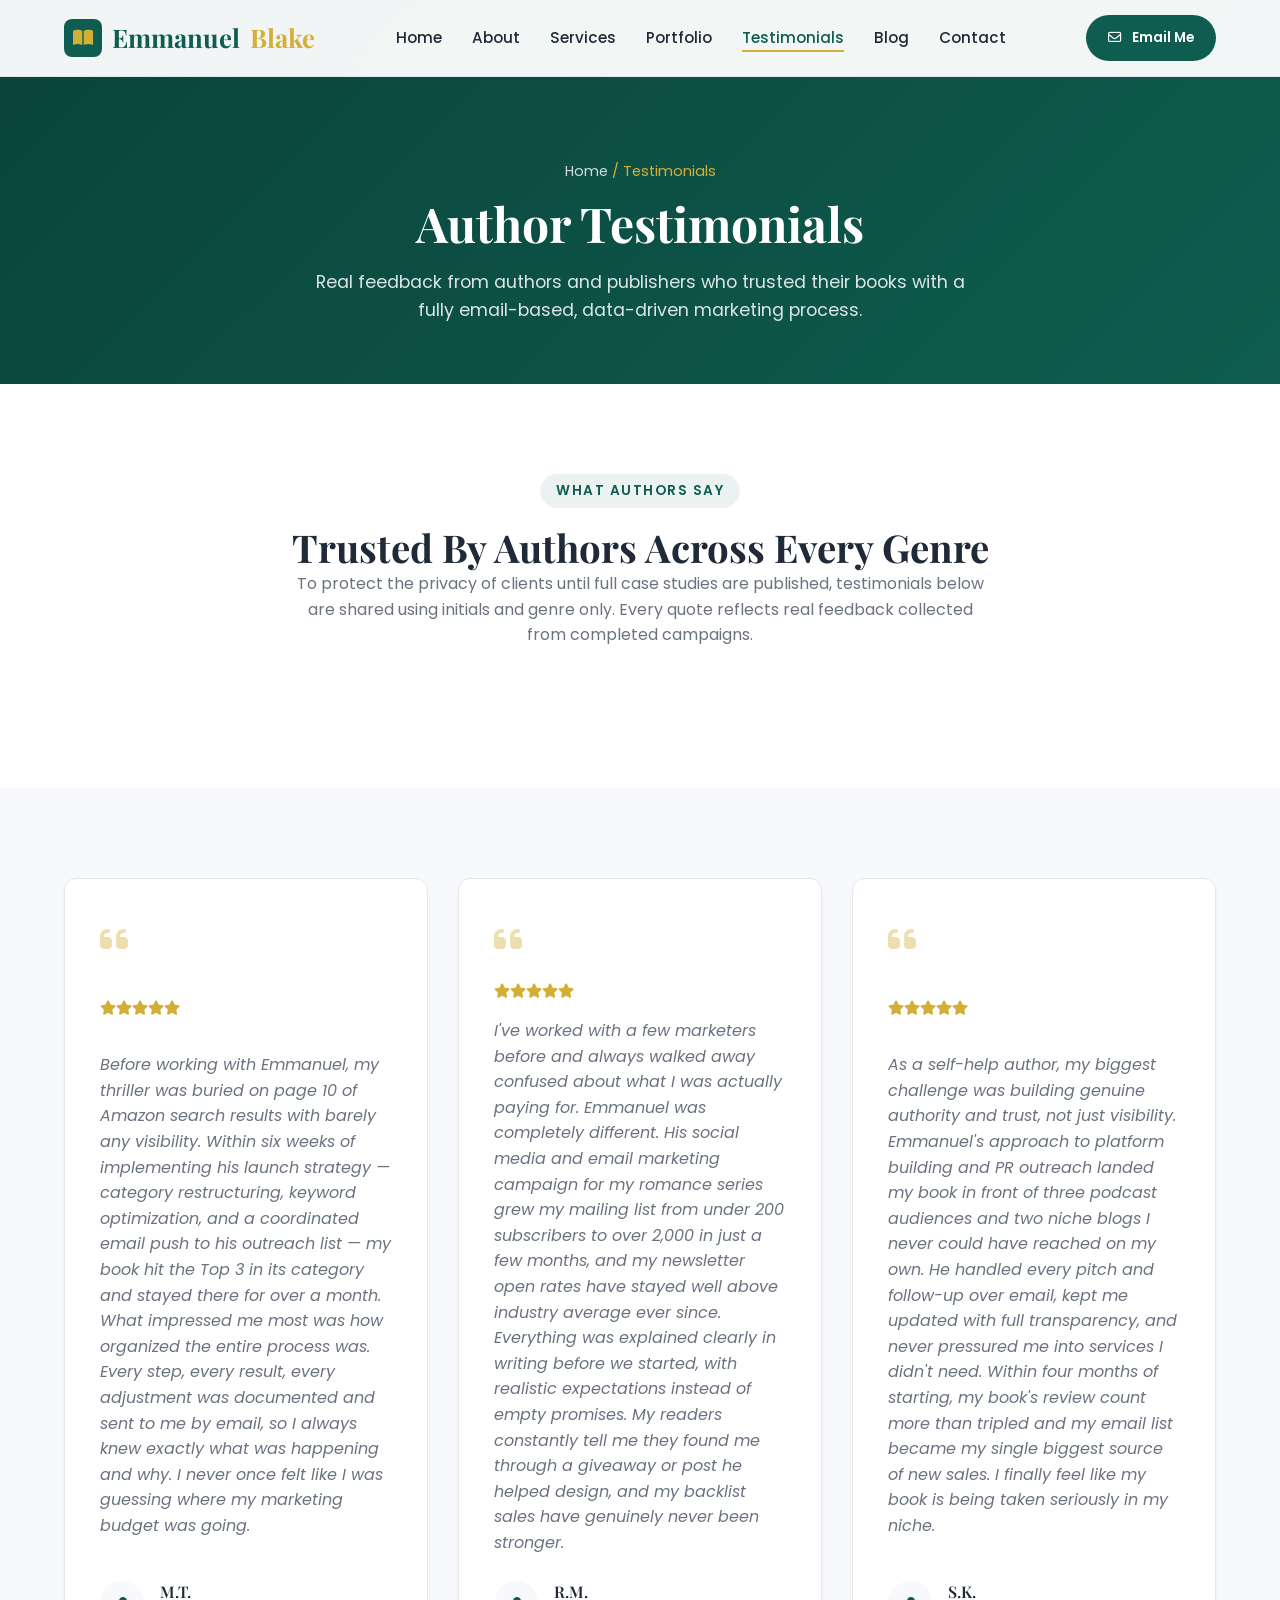
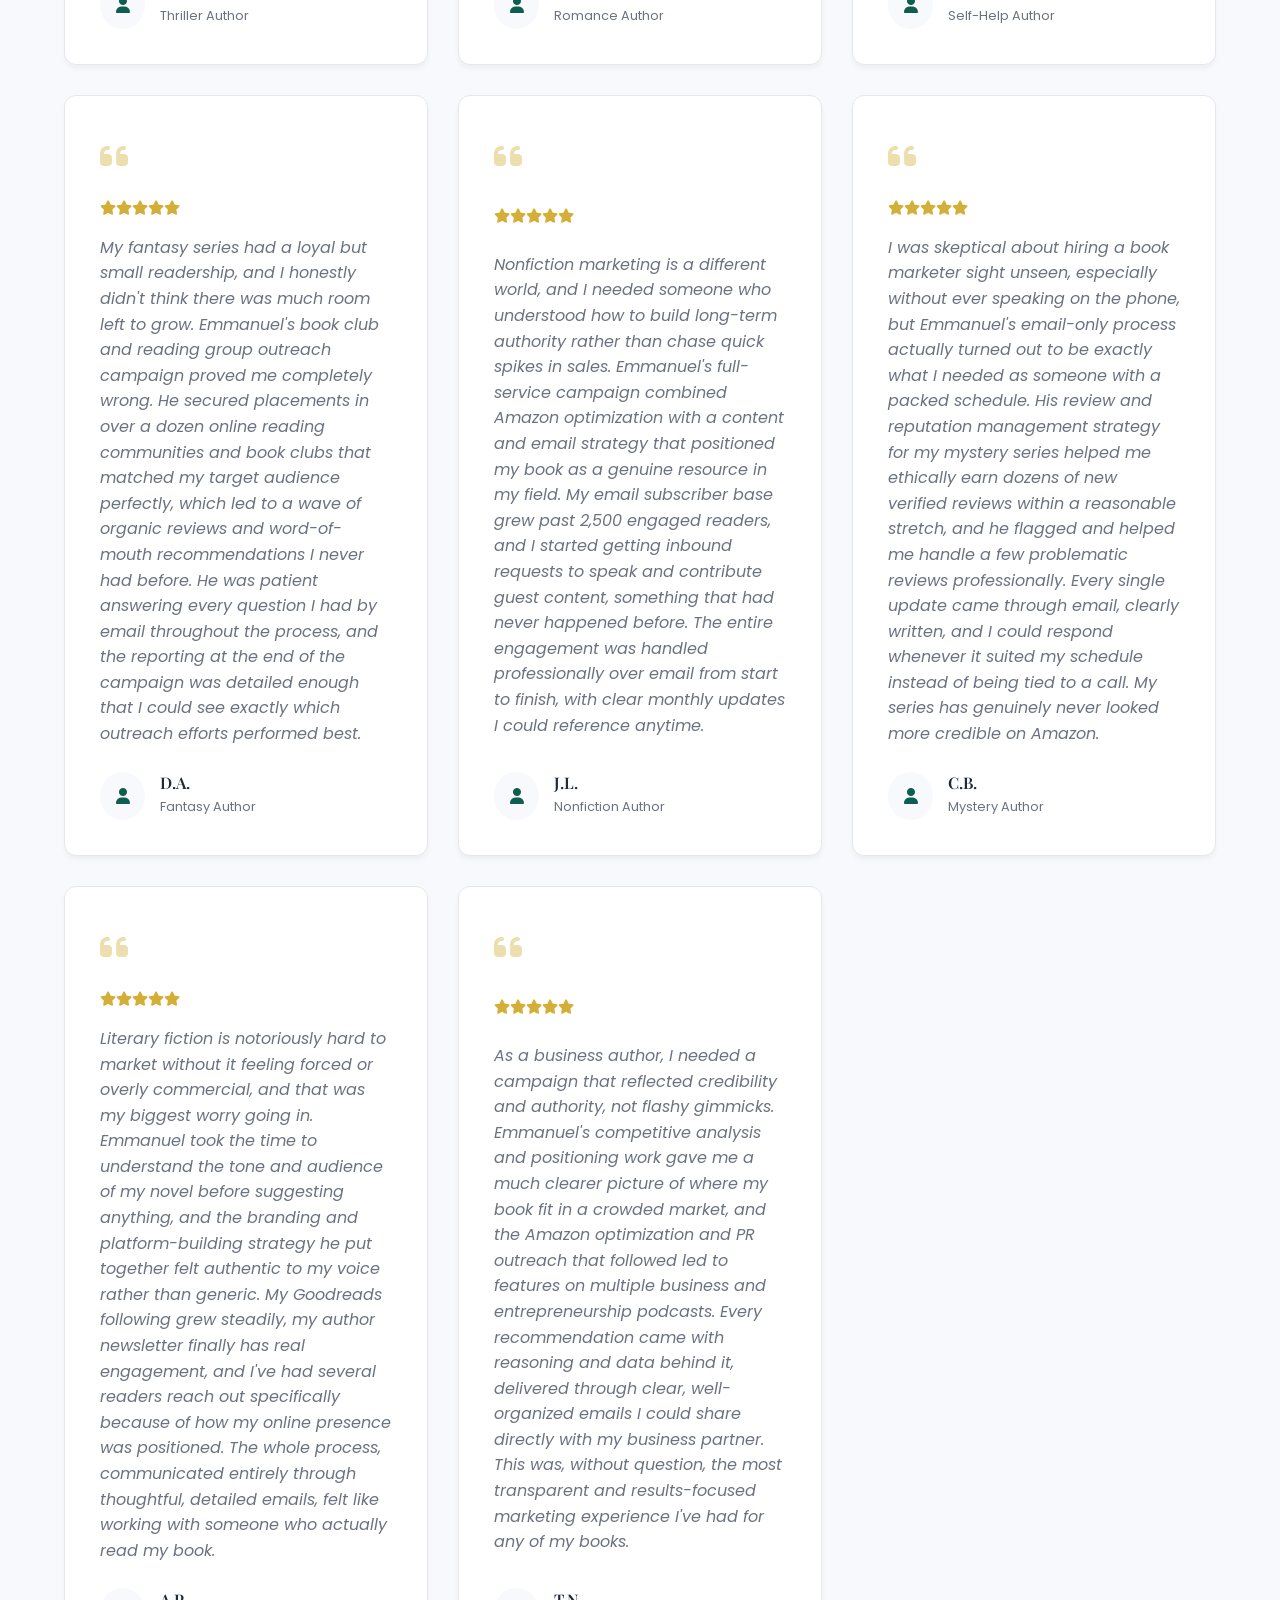
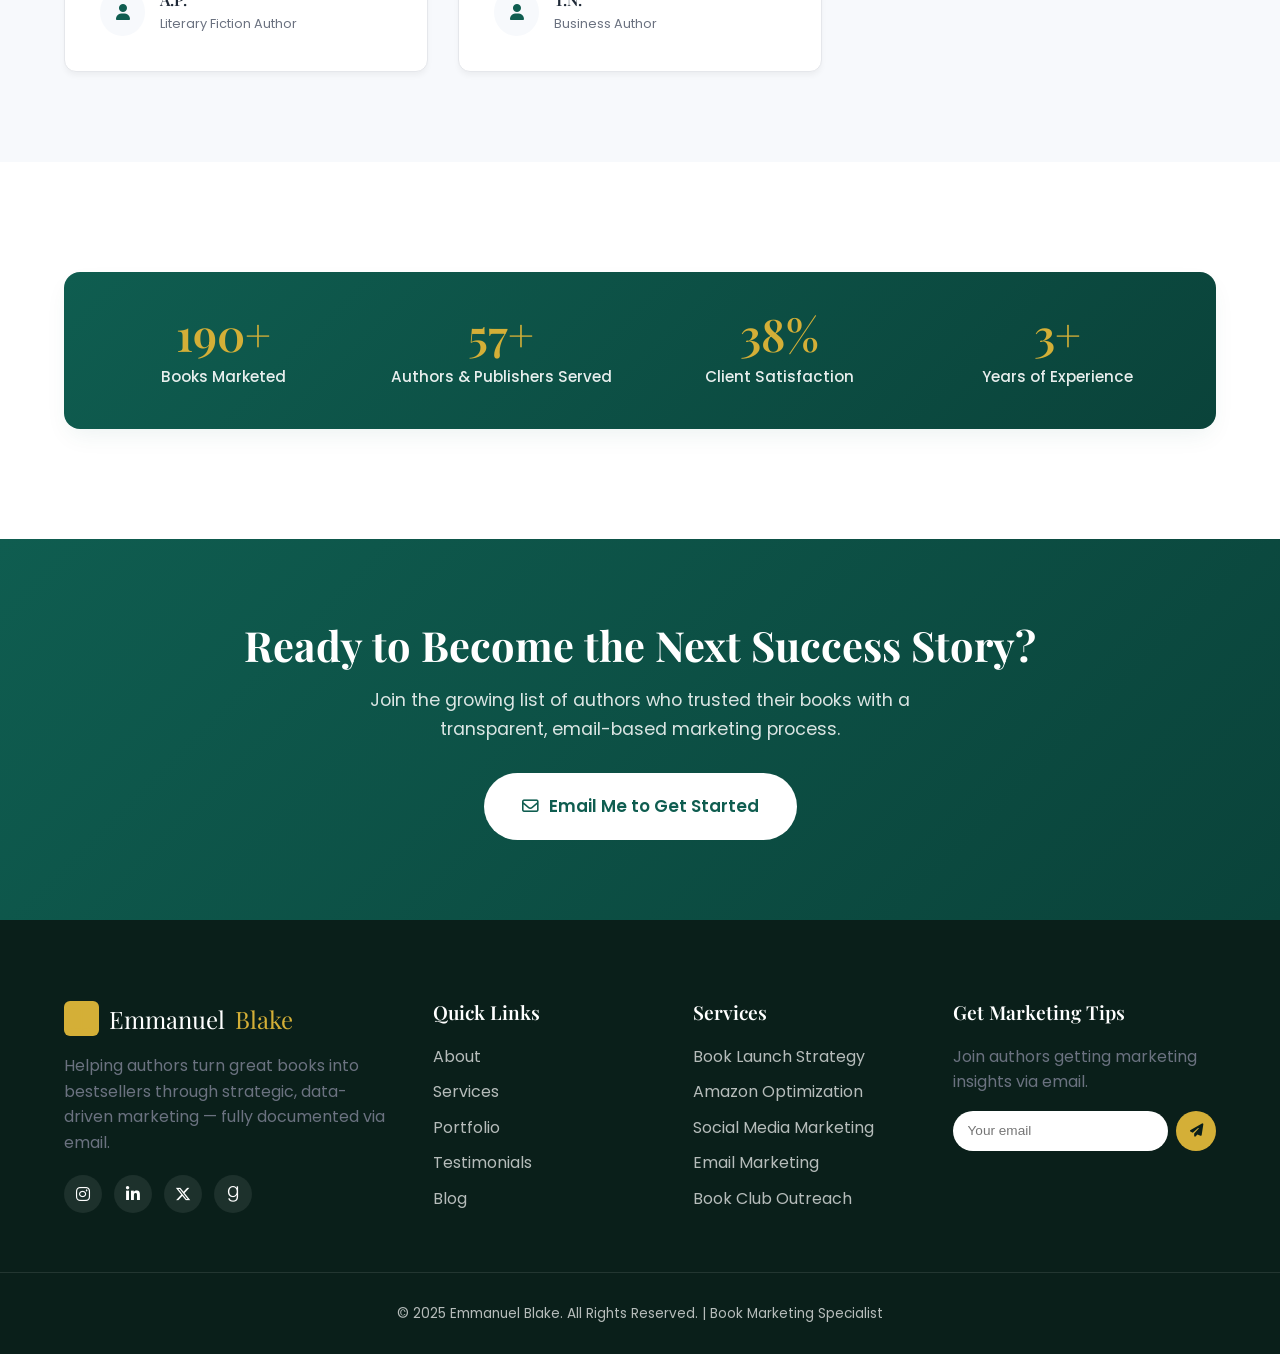
<file: authors.html>
<!DOCTYPE html>
<html lang="en">
<head>
<meta charset="UTF-8">
<meta name="viewport" content="width=device-width, initial-scale=1.0">
<title>Author Testimonials | Emmanuel Blake - Book Marketing Specialist</title>
<meta name="description" content="Read what authors and publishers say about working with Emmanuel Blake. Real results from book launch strategy, Amazon optimization, and full-service marketing campaigns.">

<link rel="icon" href="data:image/svg+xml,<svg xmlns=%22http://www.w3.org/2000/svg%22 viewBox=%220 0 100 100%22><text y=%22.9em%22 font-size=%2290%22>📚</text></svg>">

<link rel="preconnect" href="https://fonts.googleapis.com">
<link href="https://fonts.googleapis.com/css2?family=Playfair+Display:wght@600;700;800&family=Poppins:wght@300;400;500;600;700&display=swap" rel="stylesheet">
<link rel="stylesheet" href="https://cdnjs.cloudflare.com/ajax/libs/font-awesome/6.5.1/css/all.min.css">
<link rel="stylesheet" href="style.css">
</head>
<body>

<div class="preloader" id="preloader"><div class="loader-ring"></div></div>

<header class="header" id="header">
  <nav class="navbar container">
    <a href="index.html" class="logo">
      <span class="logo-icon"><i class="fa-solid fa-book-open"></i></span>
      Emmanuel <span>Blake</span>
    </a>
    <ul class="nav-links" id="navLinks">
      <li><a href="index.html">Home</a></li>
      <li><a href="about.html">About</a></li>
      <li><a href="services.html">Services</a></li>
      <li><a href="portfolio.html">Portfolio</a></li>
      <li><a href="authors.html" class="active">Testimonials</a></li>
      <li><a href="blog.html">Blog</a></li>
      <li><a href="contact.html">Contact</a></li>
    </ul>
    <a href="contact.html" class="btn btn-primary btn-sm nav-cta">
      <i class="fa-regular fa-envelope"></i> Email Me
    </a>
    <div class="hamburger" id="hamburger"><span></span><span></span><span></span></div>
  </nav>
</header>

<!-- PAGE HEADER -->
<section class="page-header">
  <div class="container">
    <p class="page-breadcrumb reveal"><a href="index.html">Home</a> / Testimonials</p>
    <h1 class="reveal">Author Testimonials</h1>
    <p class="page-header-sub reveal">Real feedback from authors and publishers who trusted their books with a fully email-based, data-driven marketing process.</p>
  </div>
</section>

<!-- INTRO -->
<section class="section">
  <div class="container">
    <div class="section-head center reveal">
      <span class="tag-label">What Authors Say</span>
      <h2>Trusted By Authors Across Every Genre</h2>
      <p>To protect the privacy of clients until full case studies are published, testimonials below are shared using initials and genre only. Every quote reflects real feedback collected from completed campaigns.</p>
    </div>
  </div>
</section>

<!-- TESTIMONIALS GRID -->
<section class="section bg-light">
  <div class="container">
    <div class="testimonials-grid">

      <div class="testimonial-card reveal">
        <div class="quote-icon"><i class="fa-solid fa-quote-left"></i></div>
        <div class="stars">
          <i class="fa-solid fa-star"></i><i class="fa-solid fa-star"></i><i class="fa-solid fa-star"></i><i class="fa-solid fa-star"></i><i class="fa-solid fa-star"></i>
        </div>
        <p class="testimonial-text">Before working with Emmanuel, my thriller was buried on page 10 of Amazon search results with barely any visibility. Within six weeks of implementing his launch strategy — category restructuring, keyword optimization, and a coordinated email push to his outreach list — my book hit the Top 3 in its category and stayed there for over a month. What impressed me most was how organized the entire process was. Every step, every result, every adjustment was documented and sent to me by email, so I always knew exactly what was happening and why. I never once felt like I was guessing where my marketing budget was going.</p>
        <div class="author-info">
          <div class="author-avatar"><i class="fa-solid fa-user"></i></div>
          <div>
            <h4>M.T.</h4>
            <span>Thriller Author</span>
          </div>
        </div>
      </div>

      <div class="testimonial-card reveal">
        <div class="quote-icon"><i class="fa-solid fa-quote-left"></i></div>
        <div class="stars">
          <i class="fa-solid fa-star"></i><i class="fa-solid fa-star"></i><i class="fa-solid fa-star"></i><i class="fa-solid fa-star"></i><i class="fa-solid fa-star"></i>
        </div>
        <p class="testimonial-text">I've worked with a few marketers before and always walked away confused about what I was actually paying for. Emmanuel was completely different. His social media and email marketing campaign for my romance series grew my mailing list from under 200 subscribers to over 2,000 in just a few months, and my newsletter open rates have stayed well above industry average ever since. Everything was explained clearly in writing before we started, with realistic expectations instead of empty promises. My readers constantly tell me they found me through a giveaway or post he helped design, and my backlist sales have genuinely never been stronger.</p>
        <div class="author-info">
          <div class="author-avatar"><i class="fa-solid fa-user"></i></div>
          <div>
            <h4>R.M.</h4>
            <span>Romance Author</span>
          </div>
        </div>
      </div>

      <div class="testimonial-card reveal">
        <div class="quote-icon"><i class="fa-solid fa-quote-left"></i></div>
        <div class="stars">
          <i class="fa-solid fa-star"></i><i class="fa-solid fa-star"></i><i class="fa-solid fa-star"></i><i class="fa-solid fa-star"></i><i class="fa-solid fa-star"></i>
        </div>
        <p class="testimonial-text">As a self-help author, my biggest challenge was building genuine authority and trust, not just visibility. Emmanuel's approach to platform building and PR outreach landed my book in front of three podcast audiences and two niche blogs I never could have reached on my own. He handled every pitch and follow-up over email, kept me updated with full transparency, and never pressured me into services I didn't need. Within four months of starting, my book's review count more than tripled and my email list became my single biggest source of new sales. I finally feel like my book is being taken seriously in my niche.</p>
        <div class="author-info">
          <div class="author-avatar"><i class="fa-solid fa-user"></i></div>
          <div>
            <h4>S.K.</h4>
            <span>Self-Help Author</span>
          </div>
        </div>
      </div>

      <div class="testimonial-card reveal">
        <div class="quote-icon"><i class="fa-solid fa-quote-left"></i></div>
        <div class="stars">
          <i class="fa-solid fa-star"></i><i class="fa-solid fa-star"></i><i class="fa-solid fa-star"></i><i class="fa-solid fa-star"></i><i class="fa-solid fa-star"></i>
        </div>
        <p class="testimonial-text">My fantasy series had a loyal but small readership, and I honestly didn't think there was much room left to grow. Emmanuel's book club and reading group outreach campaign proved me completely wrong. He secured placements in over a dozen online reading communities and book clubs that matched my target audience perfectly, which led to a wave of organic reviews and word-of-mouth recommendations I never had before. He was patient answering every question I had by email throughout the process, and the reporting at the end of the campaign was detailed enough that I could see exactly which outreach efforts performed best.</p>
        <div class="author-info">
          <div class="author-avatar"><i class="fa-solid fa-user"></i></div>
          <div>
            <h4>D.A.</h4>
            <span>Fantasy Author</span>
          </div>
        </div>
      </div>

      <div class="testimonial-card reveal">
        <div class="quote-icon"><i class="fa-solid fa-quote-left"></i></div>
        <div class="stars">
          <i class="fa-solid fa-star"></i><i class="fa-solid fa-star"></i><i class="fa-solid fa-star"></i><i class="fa-solid fa-star"></i><i class="fa-solid fa-star"></i>
        </div>
        <p class="testimonial-text">Nonfiction marketing is a different world, and I needed someone who understood how to build long-term authority rather than chase quick spikes in sales. Emmanuel's full-service campaign combined Amazon optimization with a content and email strategy that positioned my book as a genuine resource in my field. My email subscriber base grew past 2,500 engaged readers, and I started getting inbound requests to speak and contribute guest content, something that had never happened before. The entire engagement was handled professionally over email from start to finish, with clear monthly updates I could reference anytime.</p>
        <div class="author-info">
          <div class="author-avatar"><i class="fa-solid fa-user"></i></div>
          <div>
            <h4>J.L.</h4>
            <span>Nonfiction Author</span>
          </div>
        </div>
      </div>

      <div class="testimonial-card reveal">
        <div class="quote-icon"><i class="fa-solid fa-quote-left"></i></div>
        <div class="stars">
          <i class="fa-solid fa-star"></i><i class="fa-solid fa-star"></i><i class="fa-solid fa-star"></i><i class="fa-solid fa-star"></i><i class="fa-solid fa-star"></i>
        </div>
        <p class="testimonial-text">I was skeptical about hiring a book marketer sight unseen, especially without ever speaking on the phone, but Emmanuel's email-only process actually turned out to be exactly what I needed as someone with a packed schedule. His review and reputation management strategy for my mystery series helped me ethically earn dozens of new verified reviews within a reasonable stretch, and he flagged and helped me handle a few problematic reviews professionally. Every single update came through email, clearly written, and I could respond whenever it suited my schedule instead of being tied to a call. My series has genuinely never looked more credible on Amazon.</p>
        <div class="author-info">
          <div class="author-avatar"><i class="fa-solid fa-user"></i></div>
          <div>
            <h4>C.B.</h4>
            <span>Mystery Author</span>
          </div>
        </div>
      </div>

      <div class="testimonial-card reveal">
        <div class="quote-icon"><i class="fa-solid fa-quote-left"></i></div>
        <div class="stars">
          <i class="fa-solid fa-star"></i><i class="fa-solid fa-star"></i><i class="fa-solid fa-star"></i><i class="fa-solid fa-star"></i><i class="fa-solid fa-star"></i>
        </div>
        <p class="testimonial-text">Literary fiction is notoriously hard to market without it feeling forced or overly commercial, and that was my biggest worry going in. Emmanuel took the time to understand the tone and audience of my novel before suggesting anything, and the branding and platform-building strategy he put together felt authentic to my voice rather than generic. My Goodreads following grew steadily, my author newsletter finally has real engagement, and I've had several readers reach out specifically because of how my online presence was positioned. The whole process, communicated entirely through thoughtful, detailed emails, felt like working with someone who actually read my book.</p>
        <div class="author-info">
          <div class="author-avatar"><i class="fa-solid fa-user"></i></div>
          <div>
            <h4>A.P.</h4>
            <span>Literary Fiction Author</span>
          </div>
        </div>
      </div>

      <div class="testimonial-card reveal">
        <div class="quote-icon"><i class="fa-solid fa-quote-left"></i></div>
        <div class="stars">
          <i class="fa-solid fa-star"></i><i class="fa-solid fa-star"></i><i class="fa-solid fa-star"></i><i class="fa-solid fa-star"></i><i class="fa-solid fa-star"></i>
        </div>
        <p class="testimonial-text">As a business author, I needed a campaign that reflected credibility and authority, not flashy gimmicks. Emmanuel's competitive analysis and positioning work gave me a much clearer picture of where my book fit in a crowded market, and the Amazon optimization and PR outreach that followed led to features on multiple business and entrepreneurship podcasts. Every recommendation came with reasoning and data behind it, delivered through clear, well-organized emails I could share directly with my business partner. This was, without question, the most transparent and results-focused marketing experience I've had for any of my books.</p>
        <div class="author-info">
          <div class="author-avatar"><i class="fa-solid fa-user"></i></div>
          <div>
            <h4>T.N.</h4>
            <span>Business Author</span>
          </div>
        </div>
      </div>

    </div>
  </div>
</section>

<!-- STATS STRIP -->
<section class="section">
  <div class="container">
    <div class="stats-bar reveal">
      <div class="stat-item">
        <h3><span class="counter" data-target="500">0</span>+</h3>
        <p>Books Marketed</p>
      </div>
      <div class="stat-item">
        <h3><span class="counter" data-target="150">0</span>+</h3>
        <p>Authors &amp; Publishers Served</p>
      </div>
      <div class="stat-item">
        <h3><span class="counter" data-target="98">0</span>%</h3>
        <p>Client Satisfaction</p>
      </div>
      <div class="stat-item">
        <h3><span class="counter" data-target="7">0</span>+</h3>
        <p>Years of Experience</p>
      </div>
    </div>
  </div>
</section>

<!-- CTA BANNER -->
<section class="cta-banner">
  <div class="container cta-banner-inner reveal">
    <h2>Ready to Become the Next Success Story?</h2>
    <p>Join the growing list of authors who trusted their books with a transparent, email-based marketing process.</p>
    <a href="contact.html" class="btn btn-light btn-lg">
      <i class="fa-regular fa-envelope"></i> Email Me to Get Started
    </a>
  </div>
</section>

<footer class="footer">
  <div class="container footer-grid">
    <div class="footer-col">
      <a href="index.html" class="footer-logo">
        <span class="footer-logo-icon"><i class="fa-solid fa-book-open"></i></span>
        Emmanuel <span>Blake</span>
      </a>
      <p>Helping authors turn great books into bestsellers through strategic, data-driven marketing — fully documented via email.</p>
      <div class="social-links">
        <a href="#"><i class="fa-brands fa-instagram"></i></a>
        <a href="#"><i class="fa-brands fa-linkedin-in"></i></a>
        <a href="#"><i class="fa-brands fa-x-twitter"></i></a>
        <a href="#"><i class="fa-brands fa-goodreads-g"></i></a>
      </div>
    </div>
    <div class="footer-col">
      <h4>Quick Links</h4>
      <ul>
        <li><a href="about.html">About</a></li>
        <li><a href="services.html">Services</a></li>
        <li><a href="portfolio.html">Portfolio</a></li>
        <li><a href="authors.html">Testimonials</a></li>
        <li><a href="blog.html">Blog</a></li>
      </ul>
    </div>
    <div class="footer-col">
      <h4>Services</h4>
      <ul>
        <li><a href="services.html">Book Launch Strategy</a></li>
        <li><a href="services.html">Amazon Optimization</a></li>
        <li><a href="services.html">Social Media Marketing</a></li>
        <li><a href="services.html">Email Marketing</a></li>
        <li><a href="services.html">Book Club Outreach</a></li>
      </ul>
    </div>
    <div class="footer-col">
      <h4>Get Marketing Tips</h4>
      <p>Join authors getting marketing insights via email.</p>
      <form class="newsletter-form">
        <input type="email" placeholder="Your email" required>
        <button type="submit"><i class="fa-solid fa-paper-plane"></i></button>
      </form>
    </div>
  </div>
  <div class="footer-bottom">
    © 2025 Emmanuel Blake. All Rights Reserved. | Book Marketing Specialist
  </div>
</footer>
<div class="back-to-top" id="backToTop"><i class="fa-solid fa-arrow-up"></i></div>
<script src="script.js"></script>
</body>
</html>
</file>
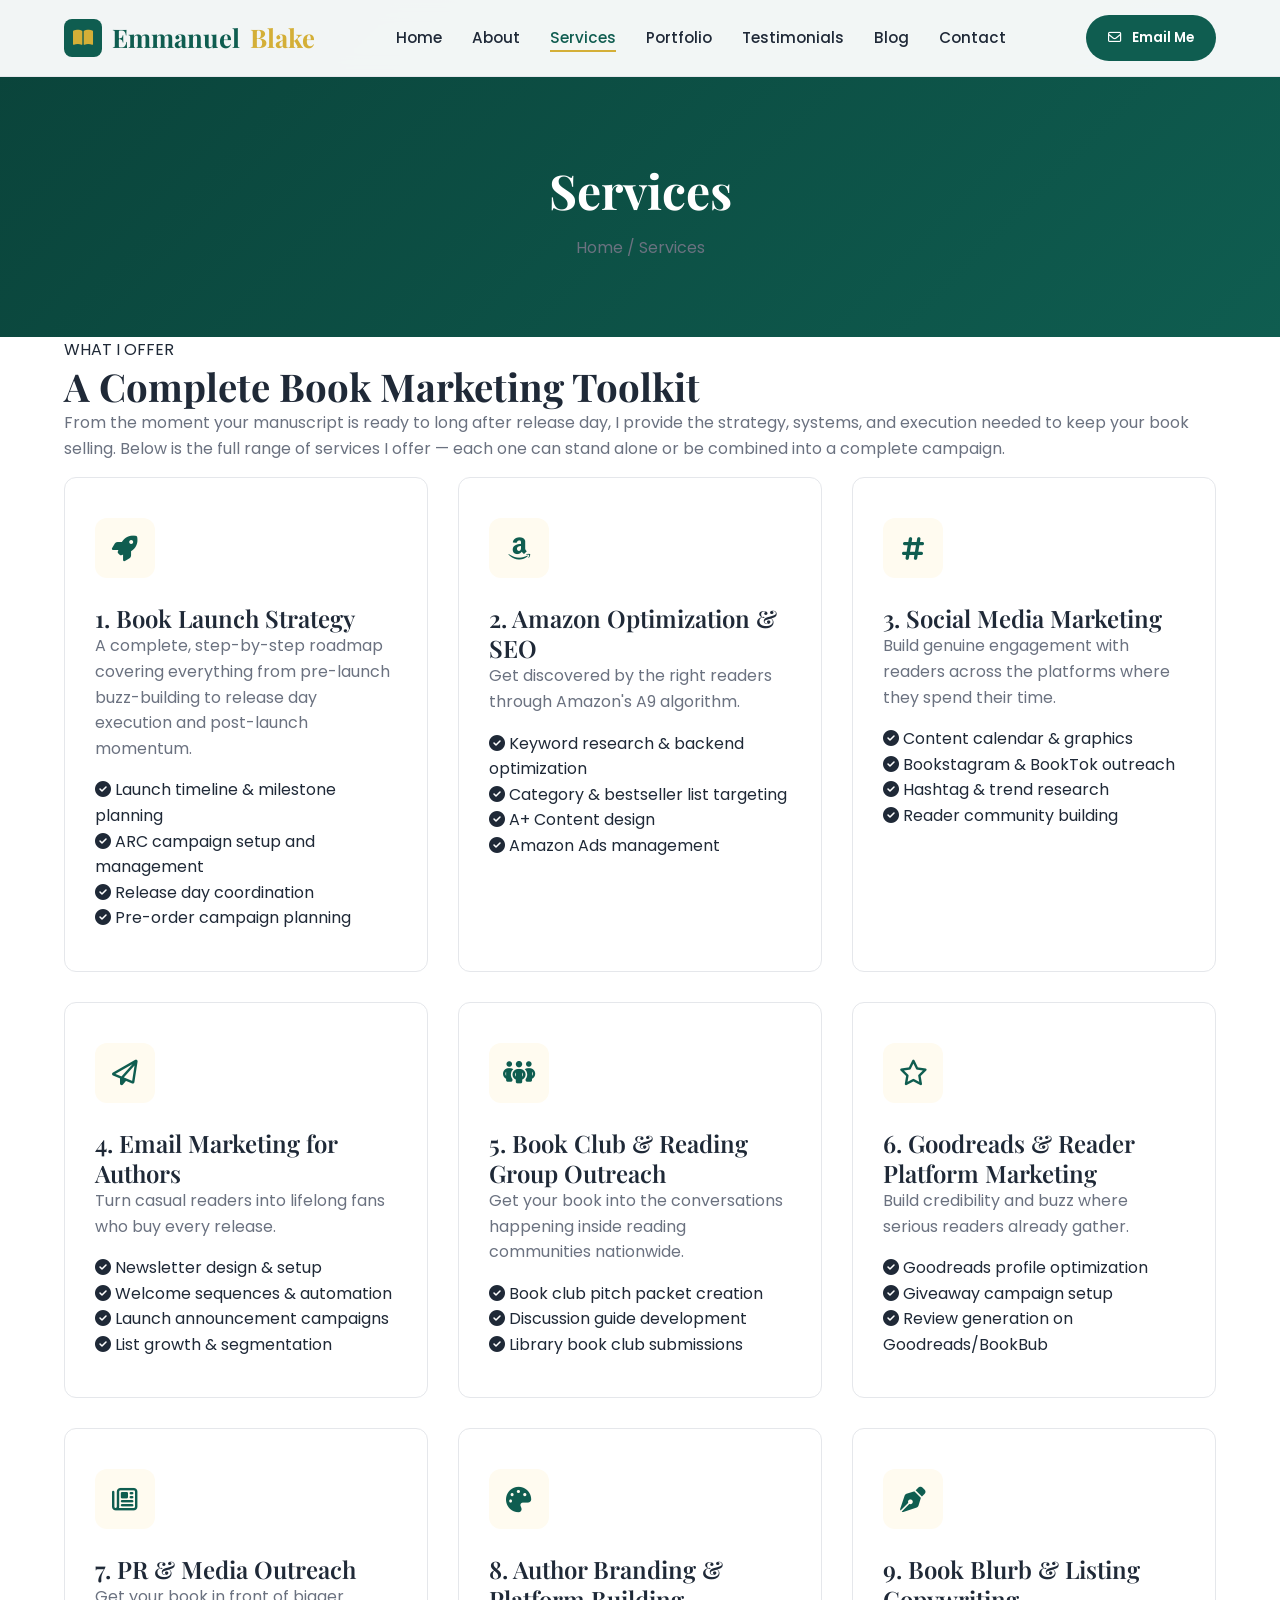
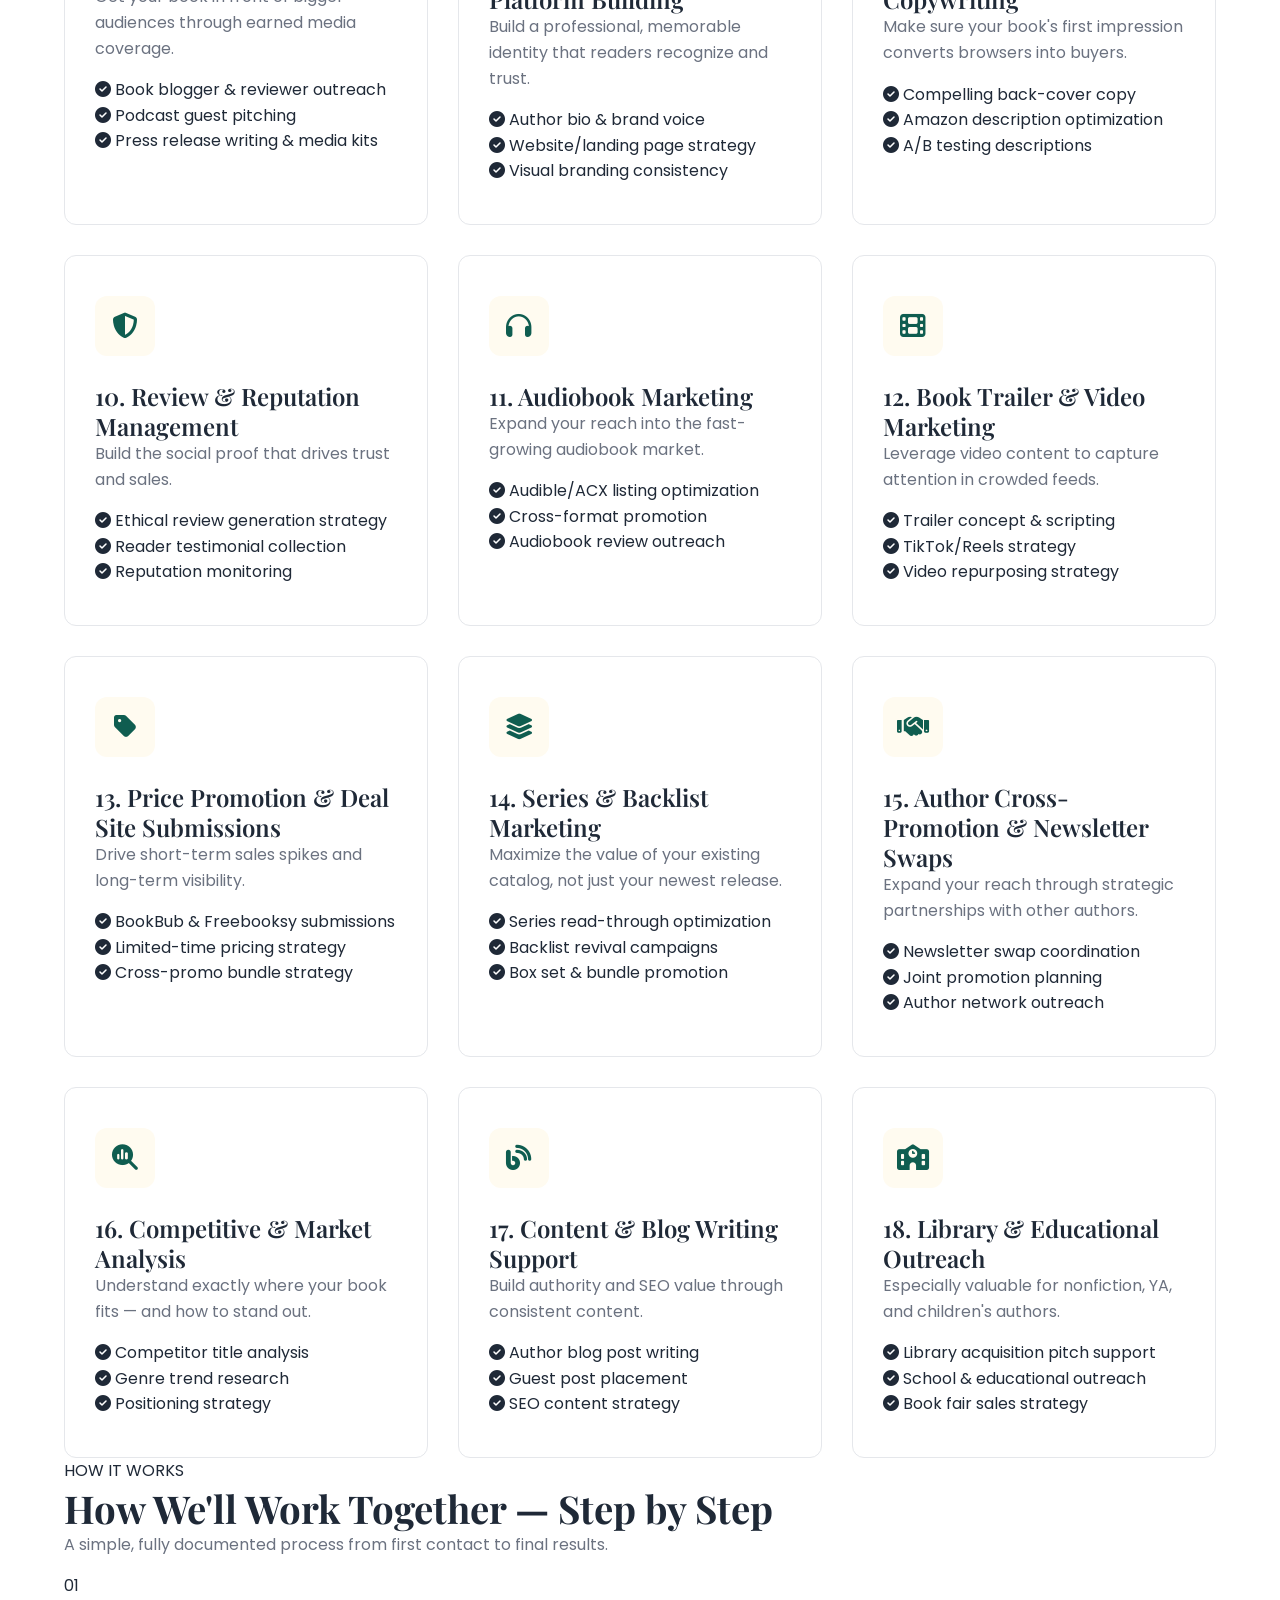
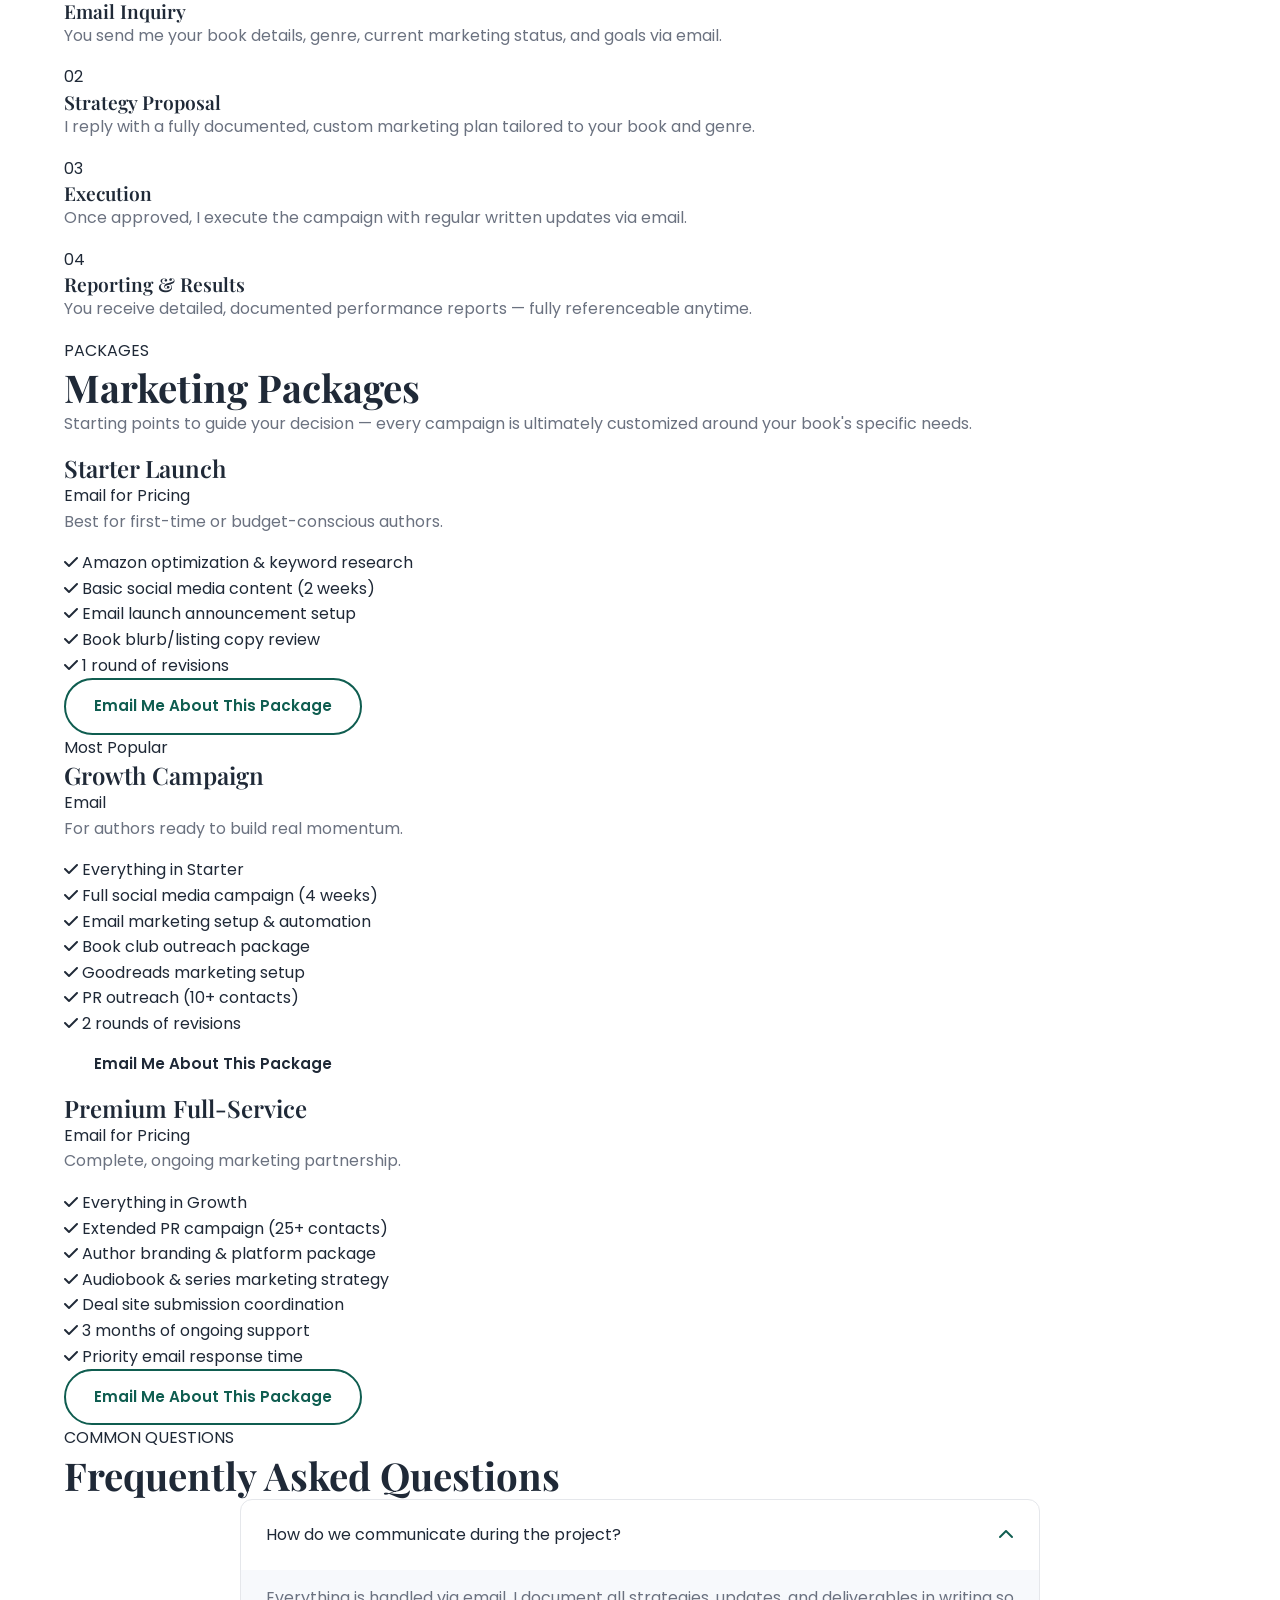
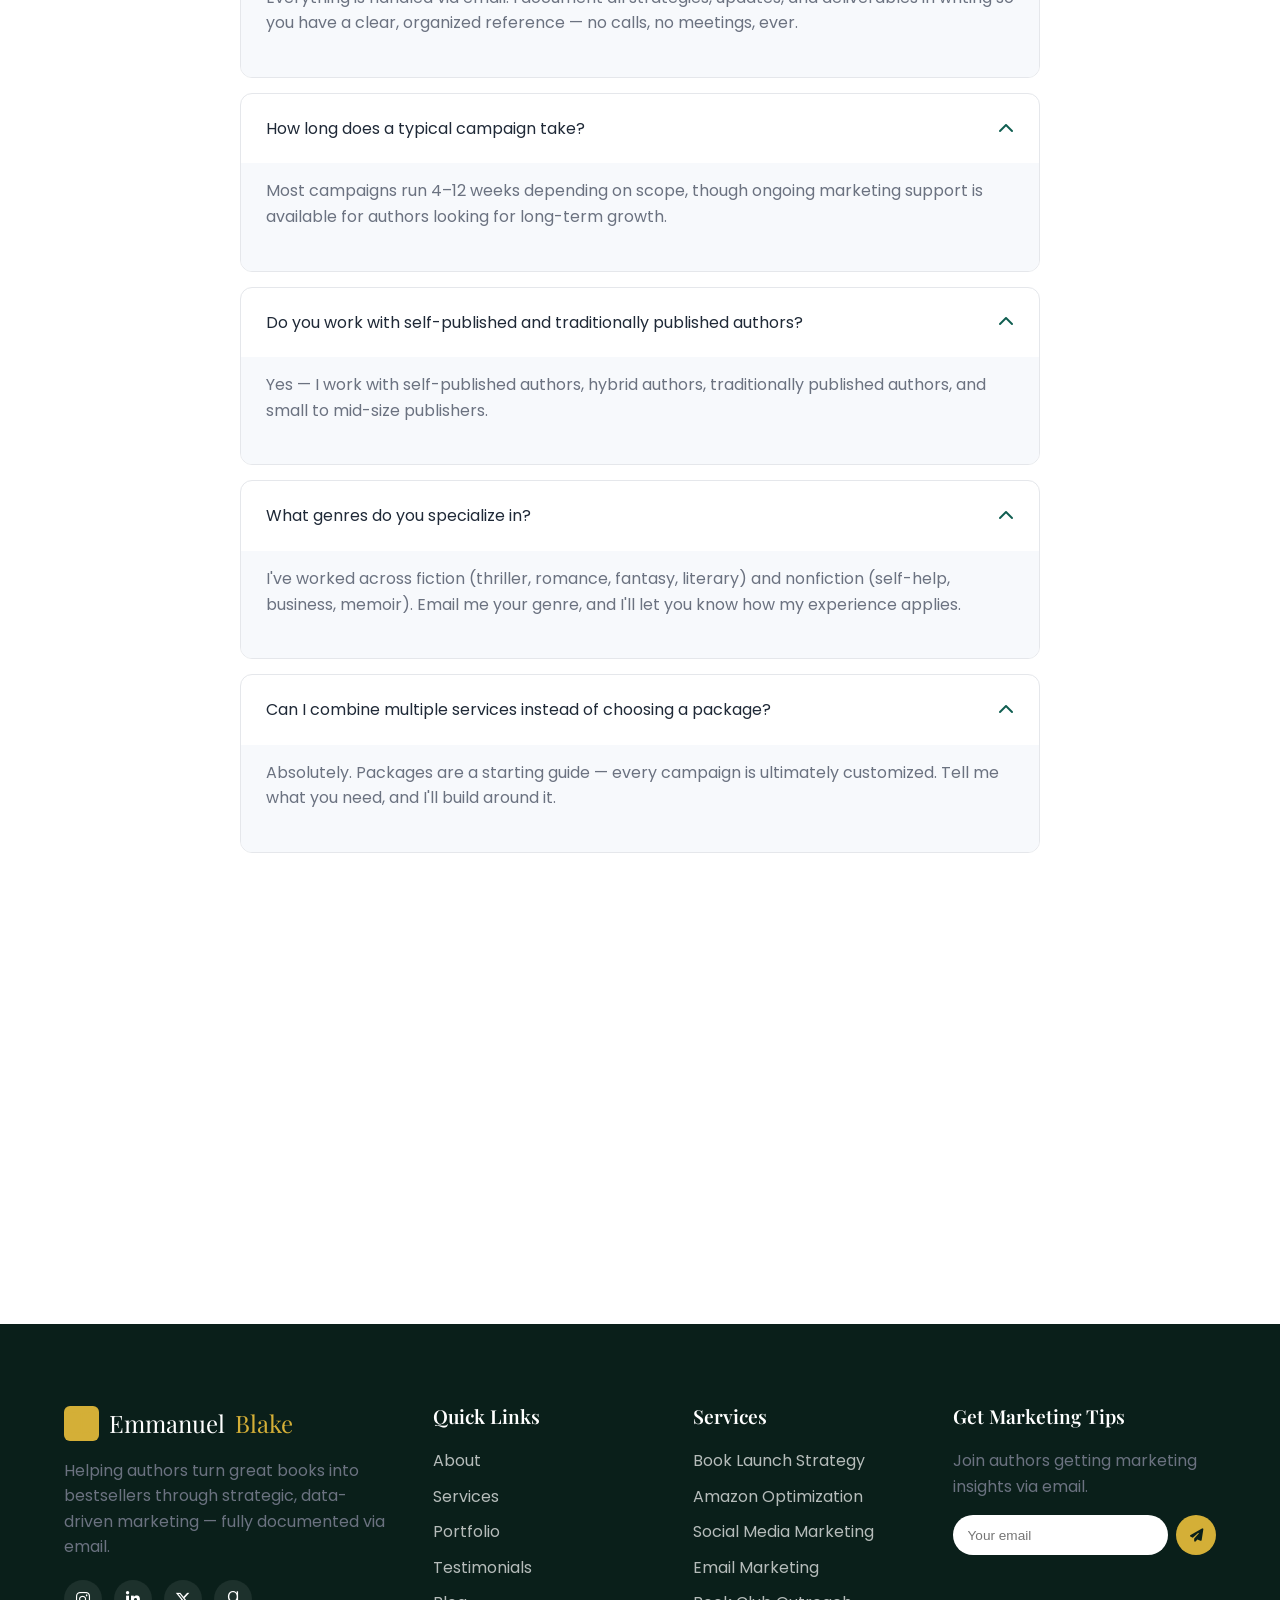
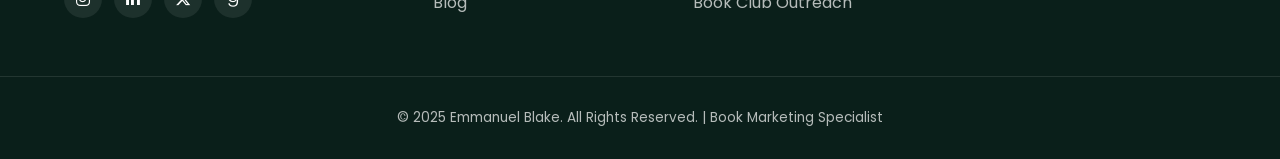
<file: services.html>
<!DOCTYPE html>
<html lang="en">
<head>
<meta charset="UTF-8">
<meta name="viewport" content="width=device-width, initial-scale=1.0">
<title>Services | Emmanuel Blake - Book Marketing Specialist</title>
<meta name="description" content="Explore 18+ book marketing services including Amazon optimization, social media marketing, email marketing, book club outreach, PR, and more.">

<link rel="icon" href="data:image/svg+xml,<svg xmlns=%22http://www.w3.org/2000/svg%22 viewBox=%220 0 100 100%22><text y=%22.9em%22 font-size=%2290%22>📚</text></svg>">

<link rel="preconnect" href="https://fonts.googleapis.com">
<link href="https://fonts.googleapis.com/css2?family=Playfair+Display:wght@600;700;800&family=Poppins:wght@300;400;500;600;700&display=swap" rel="stylesheet">
<link rel="stylesheet" href="https://cdnjs.cloudflare.com/ajax/libs/font-awesome/6.5.1/css/all.min.css">
<link rel="stylesheet" href="style.css">
</head>
<body>

<div class="preloader" id="preloader">
  <div class="loader-ring"></div>
</div>

<!-- ===== HEADER ===== -->
<header class="header" id="header">
  <nav class="navbar container">
    <a href="index.html" class="logo">
      <span class="logo-icon"><i class="fa-solid fa-book-open"></i></span>
      Emmanuel <span>Blake</span>
    </a>

    <ul class="nav-links" id="navLinks">
      <li><a href="index.html">Home</a></li>
      <li><a href="about.html">About</a></li>
      <li><a href="services.html" class="active">Services</a></li>
      <li><a href="portfolio.html">Portfolio</a></li>
      <li><a href="authors.html">Testimonials</a></li>
      <li><a href="blog.html">Blog</a></li>
      <li><a href="contact.html">Contact</a></li>
    </ul>

    <a href="contact.html" class="btn btn-primary btn-sm nav-cta">
      <i class="fa-regular fa-envelope"></i> Email Me
    </a>

    <div class="hamburger" id="hamburger">
      <span></span><span></span><span></span>
    </div>
  </nav>
</header>

<!-- ===== PAGE HEADER ===== -->
<section class="page-header">
  <div class="container">
    <h1>Services</h1>
    <p class="breadcrumb"><a href="index.html">Home</a> / Services</p>
  </div>
</section>

<!-- ===== INTRO ===== -->
<section>
  <div class="container">
    <div class="section-header reveal">
      <span class="tag">WHAT I OFFER</span>
      <h2 class="section-title">A Complete Book Marketing Toolkit</h2>
      <p class="section-subtitle">From the moment your manuscript is ready to long after release day, I provide the strategy, systems, and execution needed to keep your book selling. Below is the full range of services I offer — each one can stand alone or be combined into a complete campaign.</p>
    </div>

    <!-- ===== FULL SERVICES GRID (18 SERVICES) ===== -->
    <div class="services-grid">

      <div class="service-card reveal">
        <div class="service-icon"><i class="fa-solid fa-rocket"></i></div>
        <h3>1. Book Launch Strategy</h3>
        <p>A complete, step-by-step roadmap covering everything from pre-launch buzz-building to release day execution and post-launch momentum.</p>
        <ul>
          <li><i class="fa-solid fa-circle-check"></i> Launch timeline & milestone planning</li>
          <li><i class="fa-solid fa-circle-check"></i> ARC campaign setup and management</li>
          <li><i class="fa-solid fa-circle-check"></i> Release day coordination</li>
          <li><i class="fa-solid fa-circle-check"></i> Pre-order campaign planning</li>
        </ul>
      </div>

      <div class="service-card reveal">
        <div class="service-icon"><i class="fa-brands fa-amazon"></i></div>
        <h3>2. Amazon Optimization & SEO</h3>
        <p>Get discovered by the right readers through Amazon's A9 algorithm.</p>
        <ul>
          <li><i class="fa-solid fa-circle-check"></i> Keyword research & backend optimization</li>
          <li><i class="fa-solid fa-circle-check"></i> Category & bestseller list targeting</li>
          <li><i class="fa-solid fa-circle-check"></i> A+ Content design</li>
          <li><i class="fa-solid fa-circle-check"></i> Amazon Ads management</li>
        </ul>
      </div>

      <div class="service-card reveal">
        <div class="service-icon"><i class="fa-solid fa-hashtag"></i></div>
        <h3>3. Social Media Marketing</h3>
        <p>Build genuine engagement with readers across the platforms where they spend their time.</p>
        <ul>
          <li><i class="fa-solid fa-circle-check"></i> Content calendar & graphics</li>
          <li><i class="fa-solid fa-circle-check"></i> Bookstagram & BookTok outreach</li>
          <li><i class="fa-solid fa-circle-check"></i> Hashtag & trend research</li>
          <li><i class="fa-solid fa-circle-check"></i> Reader community building</li>
        </ul>
      </div>

      <div class="service-card reveal">
        <div class="service-icon"><i class="fa-regular fa-paper-plane"></i></div>
        <h3>4. Email Marketing for Authors</h3>
        <p>Turn casual readers into lifelong fans who buy every release.</p>
        <ul>
          <li><i class="fa-solid fa-circle-check"></i> Newsletter design & setup</li>
          <li><i class="fa-solid fa-circle-check"></i> Welcome sequences & automation</li>
          <li><i class="fa-solid fa-circle-check"></i> Launch announcement campaigns</li>
          <li><i class="fa-solid fa-circle-check"></i> List growth & segmentation</li>
        </ul>
      </div>

      <div class="service-card reveal">
        <div class="service-icon"><i class="fa-solid fa-people-group"></i></div>
        <h3>5. Book Club & Reading Group Outreach</h3>
        <p>Get your book into the conversations happening inside reading communities nationwide.</p>
        <ul>
          <li><i class="fa-solid fa-circle-check"></i> Book club pitch packet creation</li>
          <li><i class="fa-solid fa-circle-check"></i> Discussion guide development</li>
          <li><i class="fa-solid fa-circle-check"></i> Library book club submissions</li>
        </ul>
      </div>

      <div class="service-card reveal">
        <div class="service-icon"><i class="fa-regular fa-star"></i></div>
        <h3>6. Goodreads & Reader Platform Marketing</h3>
        <p>Build credibility and buzz where serious readers already gather.</p>
        <ul>
          <li><i class="fa-solid fa-circle-check"></i> Goodreads profile optimization</li>
          <li><i class="fa-solid fa-circle-check"></i> Giveaway campaign setup</li>
          <li><i class="fa-solid fa-circle-check"></i> Review generation on Goodreads/BookBub</li>
        </ul>
      </div>

      <div class="service-card reveal">
        <div class="service-icon"><i class="fa-regular fa-newspaper"></i></div>
        <h3>7. PR & Media Outreach</h3>
        <p>Get your book in front of bigger audiences through earned media coverage.</p>
        <ul>
          <li><i class="fa-solid fa-circle-check"></i> Book blogger & reviewer outreach</li>
          <li><i class="fa-solid fa-circle-check"></i> Podcast guest pitching</li>
          <li><i class="fa-solid fa-circle-check"></i> Press release writing & media kits</li>
        </ul>
      </div>

      <div class="service-card reveal">
        <div class="service-icon"><i class="fa-solid fa-palette"></i></div>
        <h3>8. Author Branding & Platform Building</h3>
        <p>Build a professional, memorable identity that readers recognize and trust.</p>
        <ul>
          <li><i class="fa-solid fa-circle-check"></i> Author bio & brand voice</li>
          <li><i class="fa-solid fa-circle-check"></i> Website/landing page strategy</li>
          <li><i class="fa-solid fa-circle-check"></i> Visual branding consistency</li>
        </ul>
      </div>

      <div class="service-card reveal">
        <div class="service-icon"><i class="fa-solid fa-pen-nib"></i></div>
        <h3>9. Book Blurb & Listing Copywriting</h3>
        <p>Make sure your book's first impression converts browsers into buyers.</p>
        <ul>
          <li><i class="fa-solid fa-circle-check"></i> Compelling back-cover copy</li>
          <li><i class="fa-solid fa-circle-check"></i> Amazon description optimization</li>
          <li><i class="fa-solid fa-circle-check"></i> A/B testing descriptions</li>
        </ul>
      </div>

      <div class="service-card reveal">
        <div class="service-icon"><i class="fa-solid fa-shield-halved"></i></div>
        <h3>10. Review & Reputation Management</h3>
        <p>Build the social proof that drives trust and sales.</p>
        <ul>
          <li><i class="fa-solid fa-circle-check"></i> Ethical review generation strategy</li>
          <li><i class="fa-solid fa-circle-check"></i> Reader testimonial collection</li>
          <li><i class="fa-solid fa-circle-check"></i> Reputation monitoring</li>
        </ul>
      </div>

      <div class="service-card reveal">
        <div class="service-icon"><i class="fa-solid fa-headphones"></i></div>
        <h3>11. Audiobook Marketing</h3>
        <p>Expand your reach into the fast-growing audiobook market.</p>
        <ul>
          <li><i class="fa-solid fa-circle-check"></i> Audible/ACX listing optimization</li>
          <li><i class="fa-solid fa-circle-check"></i> Cross-format promotion</li>
          <li><i class="fa-solid fa-circle-check"></i> Audiobook review outreach</li>
        </ul>
      </div>

      <div class="service-card reveal">
        <div class="service-icon"><i class="fa-solid fa-film"></i></div>
        <h3>12. Book Trailer & Video Marketing</h3>
        <p>Leverage video content to capture attention in crowded feeds.</p>
        <ul>
          <li><i class="fa-solid fa-circle-check"></i> Trailer concept & scripting</li>
          <li><i class="fa-solid fa-circle-check"></i> TikTok/Reels strategy</li>
          <li><i class="fa-solid fa-circle-check"></i> Video repurposing strategy</li>
        </ul>
      </div>

      <div class="service-card reveal">
        <div class="service-icon"><i class="fa-solid fa-tag"></i></div>
        <h3>13. Price Promotion & Deal Site Submissions</h3>
        <p>Drive short-term sales spikes and long-term visibility.</p>
        <ul>
          <li><i class="fa-solid fa-circle-check"></i> BookBub & Freebooksy submissions</li>
          <li><i class="fa-solid fa-circle-check"></i> Limited-time pricing strategy</li>
          <li><i class="fa-solid fa-circle-check"></i> Cross-promo bundle strategy</li>
        </ul>
      </div>

      <div class="service-card reveal">
        <div class="service-icon"><i class="fa-solid fa-layer-group"></i></div>
        <h3>14. Series & Backlist Marketing</h3>
        <p>Maximize the value of your existing catalog, not just your newest release.</p>
        <ul>
          <li><i class="fa-solid fa-circle-check"></i> Series read-through optimization</li>
          <li><i class="fa-solid fa-circle-check"></i> Backlist revival campaigns</li>
          <li><i class="fa-solid fa-circle-check"></i> Box set & bundle promotion</li>
        </ul>
      </div>

      <div class="service-card reveal">
        <div class="service-icon"><i class="fa-solid fa-handshake"></i></div>
        <h3>15. Author Cross-Promotion & Newsletter Swaps</h3>
        <p>Expand your reach through strategic partnerships with other authors.</p>
        <ul>
          <li><i class="fa-solid fa-circle-check"></i> Newsletter swap coordination</li>
          <li><i class="fa-solid fa-circle-check"></i> Joint promotion planning</li>
          <li><i class="fa-solid fa-circle-check"></i> Author network outreach</li>
        </ul>
      </div>

      <div class="service-card reveal">
        <div class="service-icon"><i class="fa-solid fa-magnifying-glass-chart"></i></div>
        <h3>16. Competitive & Market Analysis</h3>
        <p>Understand exactly where your book fits — and how to stand out.</p>
        <ul>
          <li><i class="fa-solid fa-circle-check"></i> Competitor title analysis</li>
          <li><i class="fa-solid fa-circle-check"></i> Genre trend research</li>
          <li><i class="fa-solid fa-circle-check"></i> Positioning strategy</li>
        </ul>
      </div>

      <div class="service-card reveal">
        <div class="service-icon"><i class="fa-solid fa-blog"></i></div>
        <h3>17. Content & Blog Writing Support</h3>
        <p>Build authority and SEO value through consistent content.</p>
        <ul>
          <li><i class="fa-solid fa-circle-check"></i> Author blog post writing</li>
          <li><i class="fa-solid fa-circle-check"></i> Guest post placement</li>
          <li><i class="fa-solid fa-circle-check"></i> SEO content strategy</li>
        </ul>
      </div>

      <div class="service-card reveal">
        <div class="service-icon"><i class="fa-solid fa-school"></i></div>
        <h3>18. Library & Educational Outreach</h3>
        <p>Especially valuable for nonfiction, YA, and children's authors.</p>
        <ul>
          <li><i class="fa-solid fa-circle-check"></i> Library acquisition pitch support</li>
          <li><i class="fa-solid fa-circle-check"></i> School & educational outreach</li>
          <li><i class="fa-solid fa-circle-check"></i> Book fair sales strategy</li>
        </ul>
      </div>

    </div>
  </div>
</section>

<!-- ===== PROCESS SECTION ===== -->
<section style="background:var(--light-gray);">
  <div class="container">
    <div class="section-header reveal">
      <span class="tag">HOW IT WORKS</span>
      <h2 class="section-title">How We'll Work Together — Step by Step</h2>
      <p class="section-subtitle">A simple, fully documented process from first contact to final results.</p>
    </div>

    <div class="process-grid">
      <div class="process-step reveal">
        <div class="process-number">01</div>
        <h4>Email Inquiry</h4>
        <p>You send me your book details, genre, current marketing status, and goals via email.</p>
      </div>
      <div class="process-step reveal">
        <div class="process-number">02</div>
        <h4>Strategy Proposal</h4>
        <p>I reply with a fully documented, custom marketing plan tailored to your book and genre.</p>
      </div>
      <div class="process-step reveal">
        <div class="process-number">03</div>
        <h4>Execution</h4>
        <p>Once approved, I execute the campaign with regular written updates via email.</p>
      </div>
      <div class="process-step reveal">
        <div class="process-number">04</div>
        <h4>Reporting & Results</h4>
        <p>You receive detailed, documented performance reports — fully referenceable anytime.</p>
      </div>
    </div>
  </div>
</section>

<!-- ===== PRICING SECTION ===== -->
<section>
  <div class="container">
    <div class="section-header reveal">
      <span class="tag">PACKAGES</span>
      <h2 class="section-title">Marketing Packages</h2>
      <p class="section-subtitle">Starting points to guide your decision — every campaign is ultimately customized around your book's specific needs.</p>
    </div>

    <div class="pricing-grid">

      <div class="price-card reveal">
        <h3>Starter Launch</h3>
        <div class="price">Email<span> for Pricing</span></div>
        <p>Best for first-time or budget-conscious authors.</p>
        <ul>
          <li><i class="fa-solid fa-check"></i> Amazon optimization & keyword research</li>
          <li><i class="fa-solid fa-check"></i> Basic social media content (2 weeks)</li>
          <li><i class="fa-solid fa-check"></i> Email launch announcement setup</li>
          <li><i class="fa-solid fa-check"></i> Book blurb/listing copy review</li>
          <li><i class="fa-solid fa-check"></i> 1 round of revisions</li>
        </ul>
        <a href="contact.html" class="btn btn-outline btn-block">Email Me About This Package</a>
      </div>

      <div class="price-card featured reveal">
        <span class="price-badge">Most Popular</span>
        <h3>Growth Campaign</h3>
        <div class="price">Email<span style="color:rgba(255,255,255,0.8);"> for Pricing</span></div>
        <p>For authors ready to build real momentum.</p>
        <ul>
          <li><i class="fa-solid fa-check"></i> Everything in Starter</li>
          <li><i class="fa-solid fa-check"></i> Full social media campaign (4 weeks)</li>
          <li><i class="fa-solid fa-check"></i> Email marketing setup & automation</li>
          <li><i class="fa-solid fa-check"></i> Book club outreach package</li>
          <li><i class="fa-solid fa-check"></i> Goodreads marketing setup</li>
          <li><i class="fa-solid fa-check"></i> PR outreach (10+ contacts)</li>
          <li><i class="fa-solid fa-check"></i> 2 rounds of revisions</li>
        </ul>
        <a href="contact.html" class="btn btn-gold btn-block">Email Me About This Package</a>
      </div>

      <div class="price-card reveal">
        <h3>Premium Full-Service</h3>
        <div class="price">Email<span> for Pricing</span></div>
        <p>Complete, ongoing marketing partnership.</p>
        <ul>
          <li><i class="fa-solid fa-check"></i> Everything in Growth</li>
          <li><i class="fa-solid fa-check"></i> Extended PR campaign (25+ contacts)</li>
          <li><i class="fa-solid fa-check"></i> Author branding & platform package</li>
          <li><i class="fa-solid fa-check"></i> Audiobook & series marketing strategy</li>
          <li><i class="fa-solid fa-check"></i> Deal site submission coordination</li>
          <li><i class="fa-solid fa-check"></i> 3 months of ongoing support</li>
          <li><i class="fa-solid fa-check"></i> Priority email response time</li>
        </ul>
        <a href="contact.html" class="btn btn-outline btn-block">Email Me About This Package</a>
      </div>

    </div>
  </div>
</section>

<!-- ===== FAQ SECTION ===== -->
<section style="background:var(--light-gray);">
  <div class="container">
    <div class="section-header reveal">
      <span class="tag">COMMON QUESTIONS</span>
      <h2 class="section-title">Frequently Asked Questions</h2>
    </div>

    <div style="max-width:800px; margin:0 auto;">

      <div class="faq-item reveal">
        <div class="faq-question">How do we communicate during the project? <i class="fa-solid fa-chevron-down"></i></div>
        <div class="faq-answer"><p>Everything is handled via email. I document all strategies, updates, and deliverables in writing so you have a clear, organized reference — no calls, no meetings, ever.</p></div>
      </div>

      <div class="faq-item reveal">
        <div class="faq-question">How long does a typical campaign take? <i class="fa-solid fa-chevron-down"></i></div>
        <div class="faq-answer"><p>Most campaigns run 4–12 weeks depending on scope, though ongoing marketing support is available for authors looking for long-term growth.</p></div>
      </div>

      <div class="faq-item reveal">
        <div class="faq-question">Do you work with self-published and traditionally published authors? <i class="fa-solid fa-chevron-down"></i></div>
        <div class="faq-answer"><p>Yes — I work with self-published authors, hybrid authors, traditionally published authors, and small to mid-size publishers.</p></div>
      </div>

      <div class="faq-item reveal">
        <div class="faq-question">What genres do you specialize in? <i class="fa-solid fa-chevron-down"></i></div>
        <div class="faq-answer"><p>I've worked across fiction (thriller, romance, fantasy, literary) and nonfiction (self-help, business, memoir). Email me your genre, and I'll let you know how my experience applies.</p></div>
      </div>

      <div class="faq-item reveal">
        <div class="faq-question">Can I combine multiple services instead of choosing a package? <i class="fa-solid fa-chevron-down"></i></div>
        <div class="faq-answer"><p>Absolutely. Packages are a starting guide — every campaign is ultimately customized. Tell me what you need, and I'll build around it.</p></div>
      </div>

      <div class="faq-item reveal">
        <div class="faq-question">How do I get started? <i class="fa-solid fa-chevron-down"></i></div>
        <div class="faq-answer"><p>Simply email me your book details and goals, and I'll respond within 24–48 hours with a tailored strategy proposal.</p></div>
      </div>

    </div>
  </div>
</section>

<!-- ===== CTA BANNER ===== -->
<section>
  <div class="cta-banner reveal">
    <h2>Let's Build Your Book's Success Story</h2>
    <p>Email me today with your book details — I'll respond with a clear, documented plan built specifically around your goals.</p>
    <a href="contact.html" class="btn btn-gold">Send Me an Email <i class="fa-solid fa-arrow-right"></i></a>
  </div>
</section>

<!-- ===== FOOTER ===== -->
<footer class="footer">
  <div class="container footer-grid">

    <div class="footer-col">
      <a href="index.html" class="footer-logo">
        <span class="footer-logo-icon"><i class="fa-solid fa-book-open"></i></span>
        Emmanuel <span>Blake</span>
      </a>
      <p>Helping authors turn great books into bestsellers through strategic, data-driven marketing — fully documented via email.</p>
      <div class="social-links">
        <a href="#"><i class="fa-brands fa-instagram"></i></a>
        <a href="#"><i class="fa-brands fa-linkedin-in"></i></a>
        <a href="#"><i class="fa-brands fa-x-twitter"></i></a>
        <a href="#"><i class="fa-brands fa-goodreads-g"></i></a>
      </div>
    </div>

    <div class="footer-col">
      <h4>Quick Links</h4>
      <ul>
        <li><a href="about.html">About</a></li>
        <li><a href="services.html">Services</a></li>
        <li><a href="portfolio.html">Portfolio</a></li>
        <li><a href="authors.html">Testimonials</a></li>
        <li><a href="blog.html">Blog</a></li>
      </ul>
    </div>

    <div class="footer-col">
      <h4>Services</h4>
      <ul>
        <li><a href="services.html">Book Launch Strategy</a></li>
        <li><a href="services.html">Amazon Optimization</a></li>
        <li><a href="services.html">Social Media Marketing</a></li>
        <li><a href="services.html">Email Marketing</a></li>
        <li><a href="services.html">Book Club Outreach</a></li>
      </ul>
    </div>

    <div class="footer-col">
      <h4>Get Marketing Tips</h4>
      <p>Join authors getting marketing insights via email.</p>
      <form class="newsletter-form">
        <input type="email" placeholder="Your email" required>
        <button type="submit"><i class="fa-solid fa-paper-plane"></i></button>
      </form>
    </div>

  </div>

  <div class="footer-bottom">
    © 2025 Emmanuel Blake. All Rights Reserved. | Book Marketing Specialist
  </div>
</footer>

<div class="back-to-top" id="backToTop"><i class="fa-solid fa-arrow-up"></i></div>

<script src="script.js"></script>
</body>
</html>
</file>
<file: style.css>
/* ==========================================================================
   EMMANUEL BLAKE - BOOK MARKETING SPECIALIST
   SHARED STYLESHEET (style.css)
   ========================================================================== */

/* ===== 1. CSS VARIABLES & RESET ===== */
:root {
  --primary: #0F5D50;       /* Deep Forest Green */
  --primary-dark: #0A433A;  /* Dark Forest Green */
  --primary-light: #1A7A68; /* Soft Forest Green */
  --gold: #D4AF37;          /* Premium Gold */
  --gold-hover: #B89320;    /* Darker Gold */
  --gold-bg: #FFFBF0;       /* Light Gold Tint */
  --bg-light: #F7F9FC;      /* Clean Off-White Section BG */
  --bg-white: #FFFFFF;
  --text-dark: #1F2937;     /* Dark Charcoal Headings/Body */
  --text-muted: #6B7280;    /* Gray Body Text */
  --border-color: #E5E7EB;
  --shadow-sm: 0 4px 6px -1px rgba(0,0,0,0.05);
  --shadow-md: 0 10px 25px -5px rgba(15, 93, 80, 0.08);
  --shadow-lg: 0 20px 40px -5px rgba(0,0,0,0.12);
  --radius: 12px;
  --transition: all 0.3s ease;
  --font-heading: 'Playfair Display', Georgia, serif;
  --font-body: 'Poppins', -apple-system, sans-serif;
}

*, *::before, *::after {
  box-sizing: border-box;
  margin: 0;
  padding: 0;
}

html {
  scroll-behavior: smooth;
  font-size: 16px;
}

body {
  font-family: var(--font-body);
  color: var(--text-dark);
  background-color: var(--bg-white);
  line-height: 1.6;
  overflow-x: hidden;
}

img {
  max-width: 100%;
  height: auto;
  display: block;
}

a {
  text-decoration: none;
  color: inherit;
  transition: var(--transition);
}

ul {
  list-style: none;
}

/* ===== 2. TYPOGRAPHY & BUTTONS ===== */
h1, h2, h3, h4 {
  font-family: var(--font-heading);
  color: var(--text-dark);
  line-height: 1.25;
}

h1 { font-size: 3.2rem; font-weight: 700; }
h2 { font-size: 2.4rem; font-weight: 700; }
h3 { font-size: 1.5rem; font-weight: 600; }
h4 { font-size: 1.2rem; font-weight: 600; }

p {
  color: var(--text-muted);
  margin-bottom: 1rem;
}

.container {
  width: 90%;
  max-width: 1200px;
  margin: 0 auto;
}

.section {
  padding: 90px 0;
}

.bg-light {
  background-color: var(--bg-light);
}

.text-center { text-align: center; }

.section-head {
  max-width: 700px;
  margin-bottom: 50px;
}

.section-head.center {
  margin-left: auto;
  margin-right: auto;
  text-align: center;
}

.tag-label {
  display: inline-block;
  font-size: 0.85rem;
  font-weight: 600;
  text-transform: uppercase;
  letter-spacing: 1.5px;
  color: var(--primary);
  background-color: rgba(15, 93, 80, 0.08);
  padding: 6px 16px;
  border-radius: 50px;
  margin-bottom: 15px;
}

/* BUTTONS */
.btn {
  display: inline-flex;
  align-items: center;
  justify-content: center;
  gap: 10px;
  padding: 14px 28px;
  font-size: 0.95rem;
  font-weight: 600;
  border-radius: 50px;
  cursor: pointer;
  border: 2px solid transparent;
  transition: var(--transition);
}

.btn-primary {
  background-color: var(--primary);
  color: #fff;
}

.btn-primary:hover {
  background-color: var(--primary-dark);
  transform: translateY(-2px);
  box-shadow: var(--shadow-md);
}

.btn-outline {
  background-color: transparent;
  border-color: var(--primary);
  color: var(--primary);
}

.btn-outline:hover {
  background-color: var(--primary);
  color: #fff;
  transform: translateY(-2px);
}

.btn-light {
  background-color: #fff;
  color: var(--primary);
}

.btn-light:hover {
  background-color: var(--gold-bg);
  color: var(--primary-dark);
  transform: translateY(-2px);
}

.btn-sm { padding: 10px 20px; font-size: 0.85rem; }
.btn-lg { padding: 18px 36px; font-size: 1.05rem; }

/* ===== 3. PRELOADER ===== */
.preloader {
  position: fixed;
  top: 0; left: 0;
  width: 100%; height: 100%;
  background-color: #fff;
  z-index: 9999;
  display: flex;
  align-items: center;
  justify-content: center;
  transition: opacity 0.5s ease, visibility 0.5s ease;
}

.preloader.loaded {
  opacity: 0;
  visibility: hidden;
}

.loader-ring {
  width: 50px;
  height: 50px;
  border: 4px solid var(--bg-light);
  border-top: 4px solid var(--primary);
  border-radius: 50%;
  animation: spin 1s linear infinite;
}

@keyframes spin {
  0% { transform: rotate(0deg); }
  100% { transform: rotate(360deg); }
}

/* ===== 4. HEADER & NAVBAR ===== */
.header {
  position: fixed;
  top: 0; left: 0;
  width: 100%;
  z-index: 1000;
  background-color: rgba(255, 255, 255, 0.95);
  backdrop-filter: blur(10px);
  border-bottom: 1px solid var(--border-color);
  transition: var(--transition);
  padding: 15px 0;
}

.header.scrolled {
  padding: 10px 0;
  box-shadow: var(--shadow-sm);
}

.navbar {
  display: flex;
  align-items: center;
  justify-content: space-between;
}

.logo {
  font-family: var(--font-heading);
  font-size: 1.6rem;
  font-weight: 700;
  color: var(--primary);
  display: flex;
  align-items: center;
  gap: 10px;
}

.logo-icon {
  width: 38px;
  height: 38px;
  background-color: var(--primary);
  color: #fff;
  border-radius: 8px;
  display: flex;
  align-items: center;
  justify-content: center;
  font-size: 1.1rem;
}

.logo span {
  color: var(--gold);
}

.nav-links {
  display: flex;
  align-items: center;
  gap: 30px;
}

.nav-links a {
  font-size: 0.95rem;
  font-weight: 500;
  color: var(--text-dark);
  position: relative;
}

.nav-links a:hover,
.nav-links a.active {
  color: var(--primary);
}

.nav-links a::after {
  content: '';
  position: absolute;
  bottom: -4px; left: 0;
  width: 0; height: 2px;
  background-color: var(--gold);
  transition: var(--transition);
}

.nav-links a:hover::after,
.nav-links a.active::after {
  width: 100%;
}

.hamburger {
  display: none;
  flex-direction: column;
  gap: 5px;
  cursor: pointer;
}

.hamburger span {
  width: 25px;
  height: 3px;
  background-color: var(--text-dark);
  border-radius: 3px;
  transition: var(--transition);
}

/* ===== 5. HERO SECTION ===== */
.hero {
  padding: 160px 0 90px;
  background: linear-gradient(135deg, rgba(15, 93, 80, 0.03) 0%, rgba(212, 175, 55, 0.05) 100%);
}

.hero-grid {
  display: grid;
  grid-template-columns: 1.1fr 0.9fr;
  gap: 60px;
  align-items: center;
}

.hero-badge {
  display: inline-flex;
  align-items: center;
  gap: 8px;
  background-color: var(--gold-bg);
  border: 1px solid rgba(212, 175, 55, 0.3);
  color: #8a6d12;
  padding: 8px 18px;
  border-radius: 50px;
  font-size: 0.85rem;
  font-weight: 600;
  margin-bottom: 20px;
}

.hero-sub {
  font-size: 1.15rem;
  margin-bottom: 35px;
}

.hero-actions {
  display: flex;
  gap: 15px;
  margin-bottom: 40px;
  flex-wrap: wrap;
}

.hero-mini-stats {
  display: flex;
  gap: 30px;
  padding-top: 30px;
  border-top: 1px solid var(--border-color);
}

.mini-stat h4 {
  font-size: 1.5rem;
  color: var(--primary);
  line-height: 1;
}

.mini-stat p {
  font-size: 0.85rem;
  margin: 0;
}

.hero-media {
  position: relative;
}

.hero-card {
  position: relative;
  border-radius: 20px;
  overflow: hidden;
  box-shadow: var(--shadow-lg);
}

.hero-img-wrap img {
  width: 100%;
  height: 480px;
  object-fit: cover;
}

.hero-floating-badge {
  position: absolute;
  background: rgba(255, 255, 255, 0.95);
  backdrop-filter: blur(10px);
  padding: 12px 20px;
  border-radius: 12px;
  box-shadow: var(--shadow-md);
  display: flex;
  align-items: center;
  gap: 12px;
  z-index: 2;
}

.hero-floating-badge.badge-1 {
  top: 30px; left: -20px;
}

.hero-floating-badge.badge-2 {
  bottom: 30px; right: -20px;
}

.hero-floating-badge i {
  font-size: 1.5rem;
  color: var(--gold);
}

.hero-floating-badge strong {
  display: block;
  font-size: 0.9rem;
  color: var(--text-dark);
}

.hero-floating-badge span {
  font-size: 0.75rem;
  color: var(--text-muted);
}

/* ===== 6. STATS BAR (FIXED HORIZONTAL 4-COLUMN LAYOUT) ===== */
.stats-bar {
  background: linear-gradient(135deg, #0F5D50 0%, #0a433a 100%);
  border-radius: 16px;
  padding: 40px 30px;
  display: grid;
  grid-template-columns: repeat(4, 1fr);
  gap: 20px;
  text-align: center;
  color: #ffffff;
  align-items: center;
  box-shadow: var(--shadow-md);
  margin: 20px 0;
}

.stat-item {
  text-align: center;
}

.stat-item h3 {
  font-family: var(--font-heading);
  font-size: 2.8rem;
  color: var(--gold);
  margin-bottom: 8px;
  line-height: 1;
}

.stat-item p {
  font-size: 0.95rem;
  color: rgba(255, 255, 255, 0.9);
  margin: 0;
  font-weight: 500;
}

/* ===== 7. WHY WORK WITH ME ===== */
.why-grid {
  display: grid;
  grid-template-columns: repeat(auto-fit, minmax(260px, 1fr));
  gap: 30px;
}

.why-card {
  background-color: #fff;
  padding: 35px 25px;
  border-radius: var(--radius);
  border: 1px solid var(--border-color);
  transition: var(--transition);
}

.why-card:hover {
  transform: translateY(-5px);
  box-shadow: var(--shadow-md);
  border-color: var(--primary);
}

.why-icon {
  width: 60px; height: 60px;
  background-color: rgba(15, 93, 80, 0.08);
  color: var(--primary);
  border-radius: 12px;
  display: flex;
  align-items: center;
  justify-content: center;
  font-size: 1.5rem;
  margin-bottom: 20px;
}

.why-card h3 {
  margin-bottom: 12px;
}

/* ===== 8. BOOK SHOWCASE GALLERY ===== */
.book-gallery {
  display: grid;
  grid-template-columns: repeat(auto-fit, minmax(320px, 1fr));
  gap: 30px;
}

.gallery-item {
  position: relative;
  border-radius: var(--radius);
  overflow: hidden;
  height: 380px;
  box-shadow: var(--shadow-md);
}

.gallery-item img {
  width: 100%; height: 100%;
  object-fit: cover;
  transition: transform 0.5s ease;
}

.gallery-overlay {
  position: absolute;
  bottom: 0; left: 0; width: 100%;
  padding: 30px;
  background: linear-gradient(to top, rgba(0,0,0,0.85) 0%, transparent 100%);
  color: #fff;
  transform: translateY(20px);
  opacity: 0.9;
  transition: var(--transition);
}

.gallery-item:hover img {
  transform: scale(1.05);
}

.gallery-item:hover .gallery-overlay {
  transform: translateY(0);
  opacity: 1;
}

.gallery-overlay h4 {
  color: #fff;
  font-size: 1.3rem;
  margin-bottom: 5px;
}

.gallery-overlay p {
  color: rgba(255,255,255,0.8);
  font-size: 0.85rem;
  margin: 0;
}

/* ===== 9. ABOUT TEASER ===== */
.about-teaser-grid {
  display: grid;
  grid-template-columns: 0.9fr 1.1fr;
  gap: 60px;
  align-items: center;
}

.about-teaser-img {
  position: relative;
  border-radius: 20px;
  overflow: hidden;
  box-shadow: var(--shadow-lg);
}

.about-teaser-img img {
  width: 100%;
  height: 500px;
  object-fit: cover;
}

.about-exp-badge {
  position: absolute;
  bottom: 30px; left: 30px;
  background-color: var(--primary);
  color: #fff;
  padding: 20px 30px;
  border-radius: 16px;
  box-shadow: var(--shadow-md);
  text-align: center;
}

.about-exp-badge h3 {
  color: var(--gold);
  font-size: 2.2rem;
  line-height: 1;
}

.about-exp-badge p {
  color: #fff;
  font-size: 0.8rem;
  margin: 0;
}

.about-highlights {
  margin: 25px 0 35px;
}

.about-highlights li {
  display: flex;
  align-items: center;
  gap: 12px;
  font-weight: 500;
  margin-bottom: 12px;
}

.about-highlights i {
  color: var(--primary);
}

/* ===== 10. SERVICES GRID ===== */
.services-grid {
  display: grid;
  grid-template-columns: repeat(auto-fit, minmax(320px, 1fr));
  gap: 30px;
}

.service-card {
  background-color: #fff;
  padding: 40px 30px;
  border-radius: var(--radius);
  border: 1px solid var(--border-color);
  transition: var(--transition);
  display: flex;
  flex-direction: column;
}

.service-card:hover {
  transform: translateY(-5px);
  box-shadow: var(--shadow-md);
  border-color: var(--primary);
}

.service-icon {
  width: 60px; height: 60px;
  background-color: var(--gold-bg);
  color: var(--primary);
  border-radius: 12px;
  display: flex;
  align-items: center;
  justify-content: center;
  font-size: 1.6rem;
  margin-bottom: 25px;
}

.service-list {
  margin-top: auto;
  padding-top: 20px;
  border-top: 1px solid var(--border-color);
}

.service-list li {
  font-size: 0.88rem;
  color: var(--text-dark);
  display: flex;
  align-items: center;
  gap: 10px;
  margin-bottom: 8px;
}

.service-list i {
  color: var(--primary);
  font-size: 0.8rem;
}

/* ===== 11. PAGE HEADER (FOR INTERNAL PAGES) ===== */
.page-header {
  padding: 160px 0 60px;
  background: linear-gradient(135deg, var(--primary-dark) 0%, var(--primary) 100%);
  color: #fff;
  text-align: center;
}

.page-breadcrumb {
  font-size: 0.9rem;
  color: var(--gold);
  margin-bottom: 10px;
}

.page-breadcrumb a { color: rgba(255,255,255,0.8); }

.page-header h1 {
  color: #fff;
  font-size: 3rem;
  margin-bottom: 15px;
}

.page-header-sub {
  color: rgba(255,255,255,0.85);
  max-width: 650px;
  margin: 0 auto;
  font-size: 1.1rem;
}

/* ===== 12. TESTIMONIALS ===== */
.testimonials-grid {
  display: grid;
  grid-template-columns: repeat(auto-fit, minmax(320px, 1fr));
  gap: 30px;
}

.testimonial-card {
  background-color: #fff;
  padding: 35px;
  border-radius: var(--radius);
  border: 1px solid var(--border-color);
  box-shadow: var(--shadow-sm);
  position: relative;
  display: flex;
  flex-direction: column;
  justify-content: space-between;
}

.quote-icon {
  font-size: 2rem;
  color: var(--gold);
  opacity: 0.4;
  margin-bottom: 15px;
}

.stars {
  color: var(--gold);
  font-size: 0.9rem;
  margin-bottom: 15px;
}

.testimonial-text {
  font-style: italic;
  margin-bottom: 25px;
}

.author-info {
  display: flex;
  align-items: center;
  gap: 15px;
}

.author-avatar {
  width: 45px; height: 48px;
  background-color: var(--bg-light);
  color: var(--primary);
  border-radius: 50%;
  display: flex;
  align-items: center;
  justify-content: center;
  font-weight: bold;
}

.author-info h4 { margin: 0; font-size: 1rem; }
.author-info span { font-size: 0.8rem; color: var(--text-muted); }

/* ===== 13. BLOG STYLES ===== */
.featured-post {
  display: grid;
  grid-template-columns: 1fr 1fr;
  gap: 40px;
  background-color: var(--bg-light);
  border-radius: 20px;
  overflow: hidden;
  align-items: center;
}

.featured-post-img {
  position: relative;
  height: 100%;
  min-height: 380px;
}

.featured-post-img img {
  width: 100%; height: 100%;
  object-fit: cover;
}

.featured-badge {
  position: absolute;
  top: 20px; left: 20px;
  background-color: var(--gold);
  color: #fff;
  padding: 6px 14px;
  border-radius: 50px;
  font-size: 0.75rem;
  font-weight: 600;
  text-transform: uppercase;
}

.featured-post-content {
  padding: 40px;
}

.blog-meta {
  display: flex;
  gap: 20px;
  font-size: 0.85rem;
  color: var(--text-muted);
  margin-bottom: 15px;
}

.blog-grid {
  display: grid;
  grid-template-columns: repeat(auto-fit, minmax(300px, 1fr));
  gap: 30px;
}

.blog-card {
  background-color: #fff;
  border-radius: var(--radius);
  overflow: hidden;
  border: 1px solid var(--border-color);
  transition: var(--transition);
}

.blog-card:hover {
  transform: translateY(-5px);
  box-shadow: var(--shadow-md);
}

.blog-card-img img {
  width: 100%; height: 220px;
  object-fit: cover;
}

.blog-card-body {
  padding: 25px;
}

.blog-card-body h3 {
  font-size: 1.25rem;
  margin-bottom: 10px;
}

.blog-read-more {
  display: inline-flex;
  align-items: center;
  gap: 8px;
  color: var(--primary);
  font-weight: 600;
  margin-top: 15px;
}

.newsletter-box {
  background: linear-gradient(135deg, var(--primary) 0%, var(--primary-dark) 100%);
  color: #fff;
  padding: 50px;
  border-radius: 20px;
  display: grid;
  grid-template-columns: 1fr 1fr;
  gap: 40px;
  align-items: center;
}

.newsletter-box h2 { color: #fff; margin-bottom: 10px; }
.newsletter-box p { color: rgba(255,255,255,0.85); margin: 0; }

.newsletter-form-lg {
  display: flex;
  gap: 10px;
}

.newsletter-form-lg input {
  flex: 1;
  padding: 16px 20px;
  border-radius: 50px;
  border: none;
  outline: none;
}

.newsletter-form-lg button {
  padding: 16px 28px;
  border-radius: 50px;
  background-color: var(--gold);
  color: #fff;
  border: none;
  font-weight: 600;
  cursor: pointer;
}

/* ===== 14. CONTACT STYLES ===== */
.contact-grid {
  display: grid;
  grid-template-columns: 0.9fr 1.1fr;
  gap: 50px;
}

.contact-info-card {
  background-color: var(--bg-light);
  border-radius: 20px;
  overflow: hidden;
}

.contact-info-img img {
  width: 100%; height: 200px;
  object-fit: cover;
}

.contact-info-body {
  padding: 30px;
}

.contact-info-list {
  margin: 25px 0;
}

.contact-info-list li {
  display: flex;
  gap: 15px;
  margin-bottom: 20px;
}

.contact-info-icon {
  width: 45px; height: 45px;
  background-color: #fff;
  color: var(--primary);
  border-radius: 10px;
  display: flex;
  align-items: center;
  justify-content: center;
  font-size: 1.2rem;
  box-shadow: var(--shadow-sm);
}

.email-only-note {
  background-color: var(--gold-bg);
  border: 1px solid rgba(212, 175, 55, 0.4);
  padding: 18px;
  border-radius: 12px;
  font-size: 0.85rem;
  display: flex;
  gap: 12px;
  margin-top: 20px;
}

.email-only-note i { color: var(--gold-hover); font-size: 1.2rem; margin-top: 2px; }

.contact-form-wrap {
  background-color: #fff;
  padding: 40px;
  border-radius: 20px;
  border: 1px solid var(--border-color);
  box-shadow: var(--shadow-md);
}

.form-row {
  display: grid;
  grid-template-columns: 1fr 1fr;
  gap: 20px;
}

.form-group {
  margin-bottom: 20px;
}

.form-group label {
  display: block;
  font-size: 0.88rem;
  font-weight: 600;
  margin-bottom: 8px;
}

.form-group input,
.form-group select,
.form-group textarea {
  width: 100%;
  padding: 14px 18px;
  border: 1px solid var(--border-color);
  border-radius: 10px;
  font-family: inherit;
  font-size: 0.95rem;
  outline: none;
  transition: var(--transition);
}

.form-group input:focus,
.form-group select:focus,
.form-group textarea:focus {
  border-color: var(--primary);
  box-shadow: 0 0 0 3px rgba(15, 93, 80, 0.1);
}

.form-status {
  margin-top: 15px;
  font-size: 0.9rem;
  border-radius: 8px;
}

.form-status.success {
  color: #065f46;
  background-color: #d1fae5;
  padding: 12px;
}

.form-status.error {
  color: #991b1b;
  background-color: #fee2e2;
  padding: 12px;
}

/* ===== 15. FAQ ACCORDION ===== */
.faq-list {
  max-width: 800px;
  margin: 0 auto;
}

.faq-item {
  background-color: #fff;
  border: 1px solid var(--border-color);
  border-radius: 12px;
  margin-bottom: 15px;
  overflow: hidden;
}

.faq-question {
  padding: 22px 25px;
  display: flex;
  justify-content: space-between;
  align-items: center;
  cursor: pointer;
}

.faq-question h4 { margin: 0; }
.faq-question i { transition: var(--transition); }

.faq-answer {
  max-height: 0;
  overflow: hidden;
  transition: max-height 0.3s ease, padding 0.3s ease;
  padding: 0 25px;
  background-color: var(--bg-light);
}

.faq-item.active .faq-answer {
  max-height: 200px;
  padding: 15px 25px 25px;
}

.faq-item.active .faq-question i {
  transform: rotate(180deg);
  color: var(--primary);
}

/* ===== 16. CTA BANNER ===== */
.cta-banner {
  background: linear-gradient(135deg, var(--primary) 0%, var(--primary-dark) 100%);
  padding: 80px 0;
  text-align: center;
  color: #fff;
}

.cta-banner h2 { color: #fff; font-size: 2.6rem; margin-bottom: 15px; }
.cta-banner p { color: rgba(255,255,255,0.85); font-size: 1.1rem; max-width: 600px; margin: 0 auto 30px; }

/* ===== 17. FOOTER ===== */
.footer {
  background-color: #0a1f1a;
  color: rgba(255,255,255,0.7);
  padding: 80px 0 30px;
}

.footer-grid {
  display: grid;
  grid-template-columns: 1.5fr 1fr 1fr 1.2fr;
  gap: 40px;
  margin-bottom: 50px;
}

.footer-logo {
  font-family: var(--font-heading);
  font-size: 1.5rem;
  color: #fff;
  display: inline-flex;
  align-items: center;
  gap: 10px;
  margin-bottom: 15px;
}

.footer-logo-icon {
  width: 35px; height: 35px;
  background-color: var(--gold);
  color: #0a1f1a;
  border-radius: 6px;
  display: flex;
  align-items: center;
  justify-content: center;
}

.footer-logo span { color: var(--gold); }

.footer-col h4 {
  color: #fff;
  margin-bottom: 20px;
}

.footer-col ul li {
  margin-bottom: 10px;
}

.footer-col ul a:hover {
  color: var(--gold);
}

.social-links {
  display: flex;
  gap: 12px;
  margin-top: 20px;
}

.social-links a {
  width: 38px; height: 38px;
  background-color: rgba(255,255,255,0.08);
  color: #fff;
  border-radius: 50%;
  display: flex;
  align-items: center;
  justify-content: center;
}

.social-links a:hover {
  background-color: var(--gold);
  color: #0a1f1a;
}

.newsletter-form {
  display: flex;
  gap: 8px;
  margin-top: 15px;
}

.newsletter-form input {
  padding: 10px 15px;
  border-radius: 50px;
  border: none;
  outline: none;
  font-size: 0.85rem;
  flex: 1;
}

.newsletter-form button {
  width: 40px; height: 40px;
  border-radius: 50%;
  background-color: var(--gold);
  color: #0a1f1a;
  border: none;
  cursor: pointer;
}

.footer-bottom {
  text-align: center;
  padding-top: 30px;
  border-top: 1px solid rgba(255,255,255,0.1);
  font-size: 0.85rem;
}

/* BACK TO TOP */
.back-to-top {
  position: fixed;
  bottom: 30px; right: 30px;
  width: 45px; height: 45px;
  background-color: var(--primary);
  color: #fff;
  border-radius: 50%;
  display: flex;
  align-items: center;
  justify-content: center;
  cursor: pointer;
  box-shadow: var(--shadow-md);
  opacity: 0;
  visibility: hidden;
  transition: var(--transition);
  z-index: 99;
}

.back-to-top.show {
  opacity: 1;
  visibility: visible;
}

.back-to-top:hover {
  background-color: var(--gold);
  color: #0a1f1a;
}

/* ===== 18. ANIMATION CLASSES ===== */
.reveal, .reveal-left, .reveal-right {
  opacity: 0;
  transition: all 0.8s ease;
}

.reveal { transform: translateY(30px); }
.reveal-left { transform: translateX(-40px); }
.reveal-right { transform: translateX(40px); }

.reveal.active,
.reveal-left.active,
.reveal-right.active {
  opacity: 1;
  transform: translate(0);
}

/* ===== 19. RESPONSIVE MEDIA QUERIES ===== */
@media (max-width: 992px) {
  h1 { font-size: 2.5rem; }
  .hero-grid, .about-teaser-grid, .contact-grid, .featured-post, .newsletter-box {
    grid-template-columns: 1fr;
    gap: 40px;
  }
  .hero-media { order: -1; }
  .footer-grid { grid-template-columns: 1fr 1fr; }
}

@media (max-width: 768px) {
  .hamburger { display: flex; }
  .nav-cta { display: none; }
  .nav-links {
    position: fixed;
    top: 70px; left: -100%;
    width: 100%; height: calc(100vh - 70px);
    background-color: #fff;
    flex-direction: column;
    justify-content: center;
    transition: var(--transition);
  }
  .nav-links.active { left: 0; }
  
  /* Stats bar goes 2x2 on tablets */
  .stats-bar {
    grid-template-columns: repeat(2, 1fr);
    gap: 30px 15px;
  }
  .form-row { grid-template-columns: 1fr; }
}

@media (max-width: 480px) {
  /* Stats bar goes 1-column on mobile phones */
  .stats-bar {
    grid-template-columns: 1fr;
  }
  .newsletter-form-lg { flex-direction: column; }
  .footer-grid { grid-template-columns: 1fr; }
}
</file>
